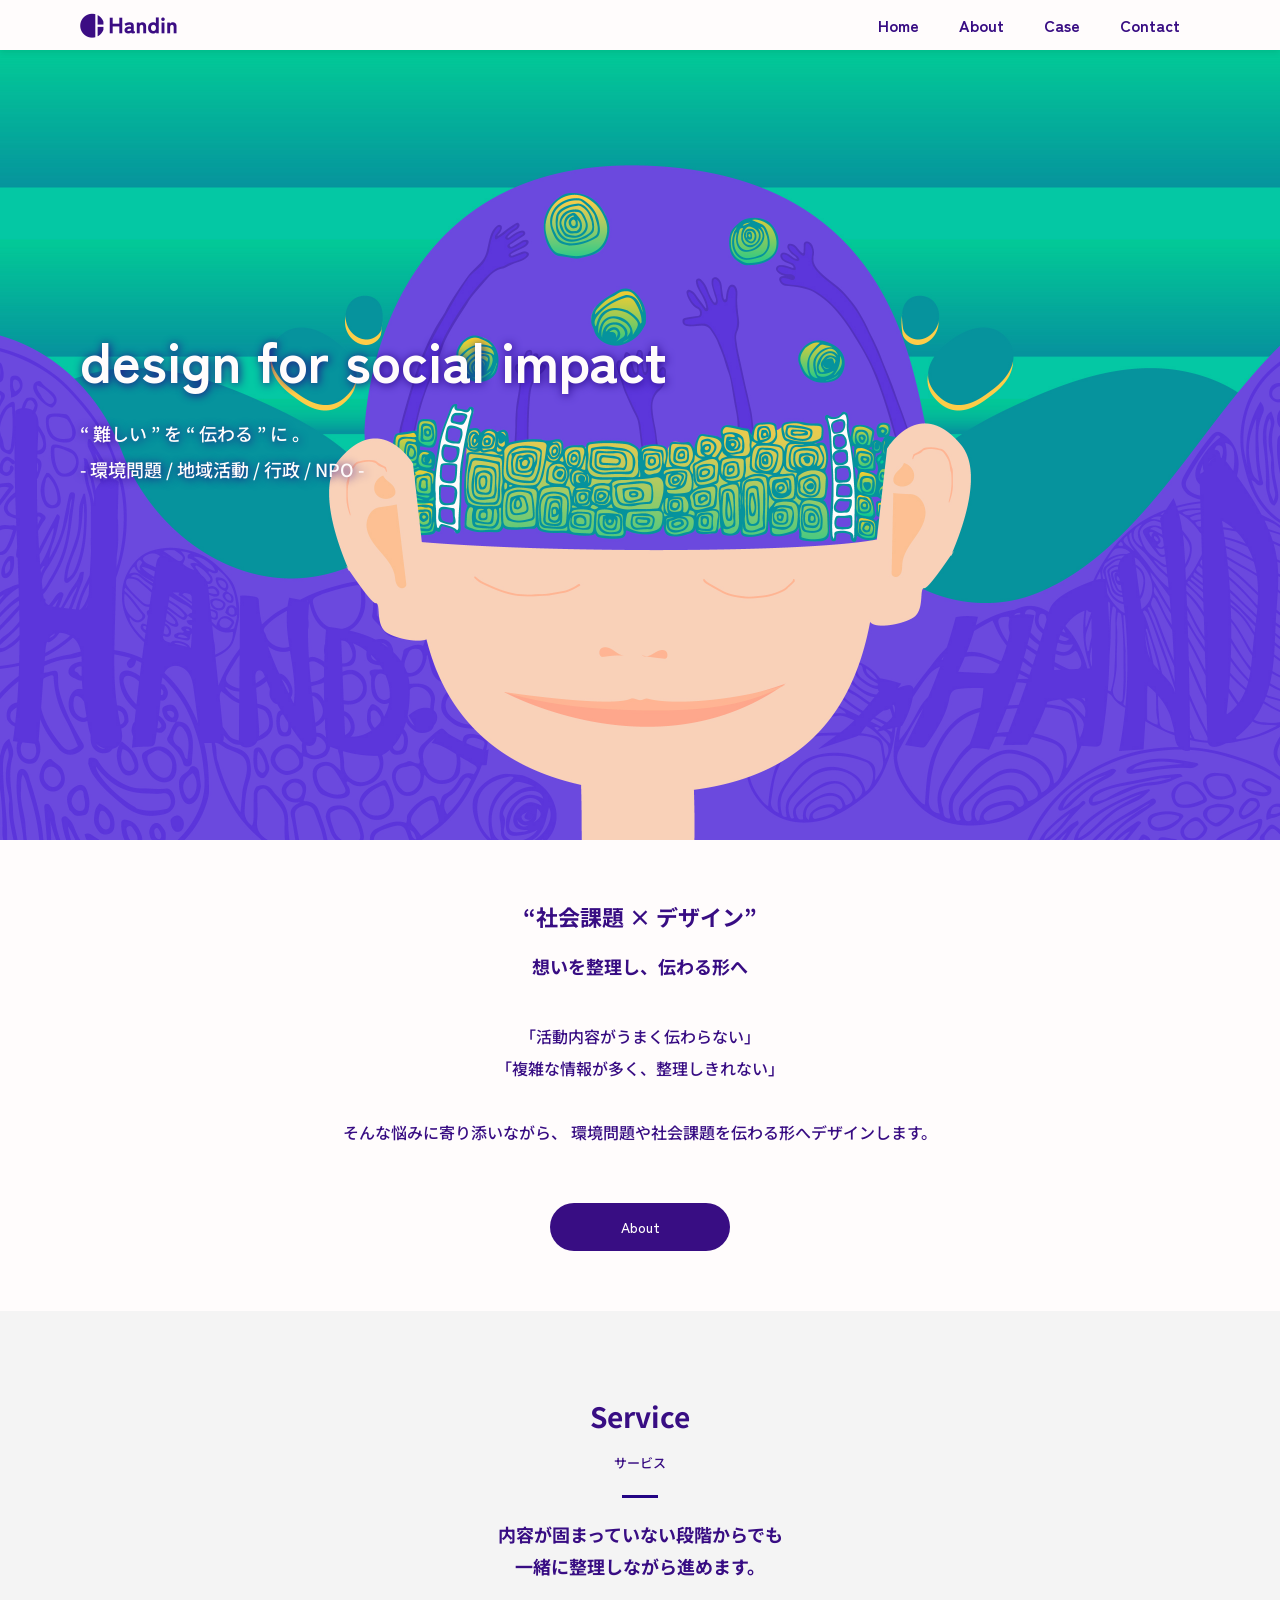
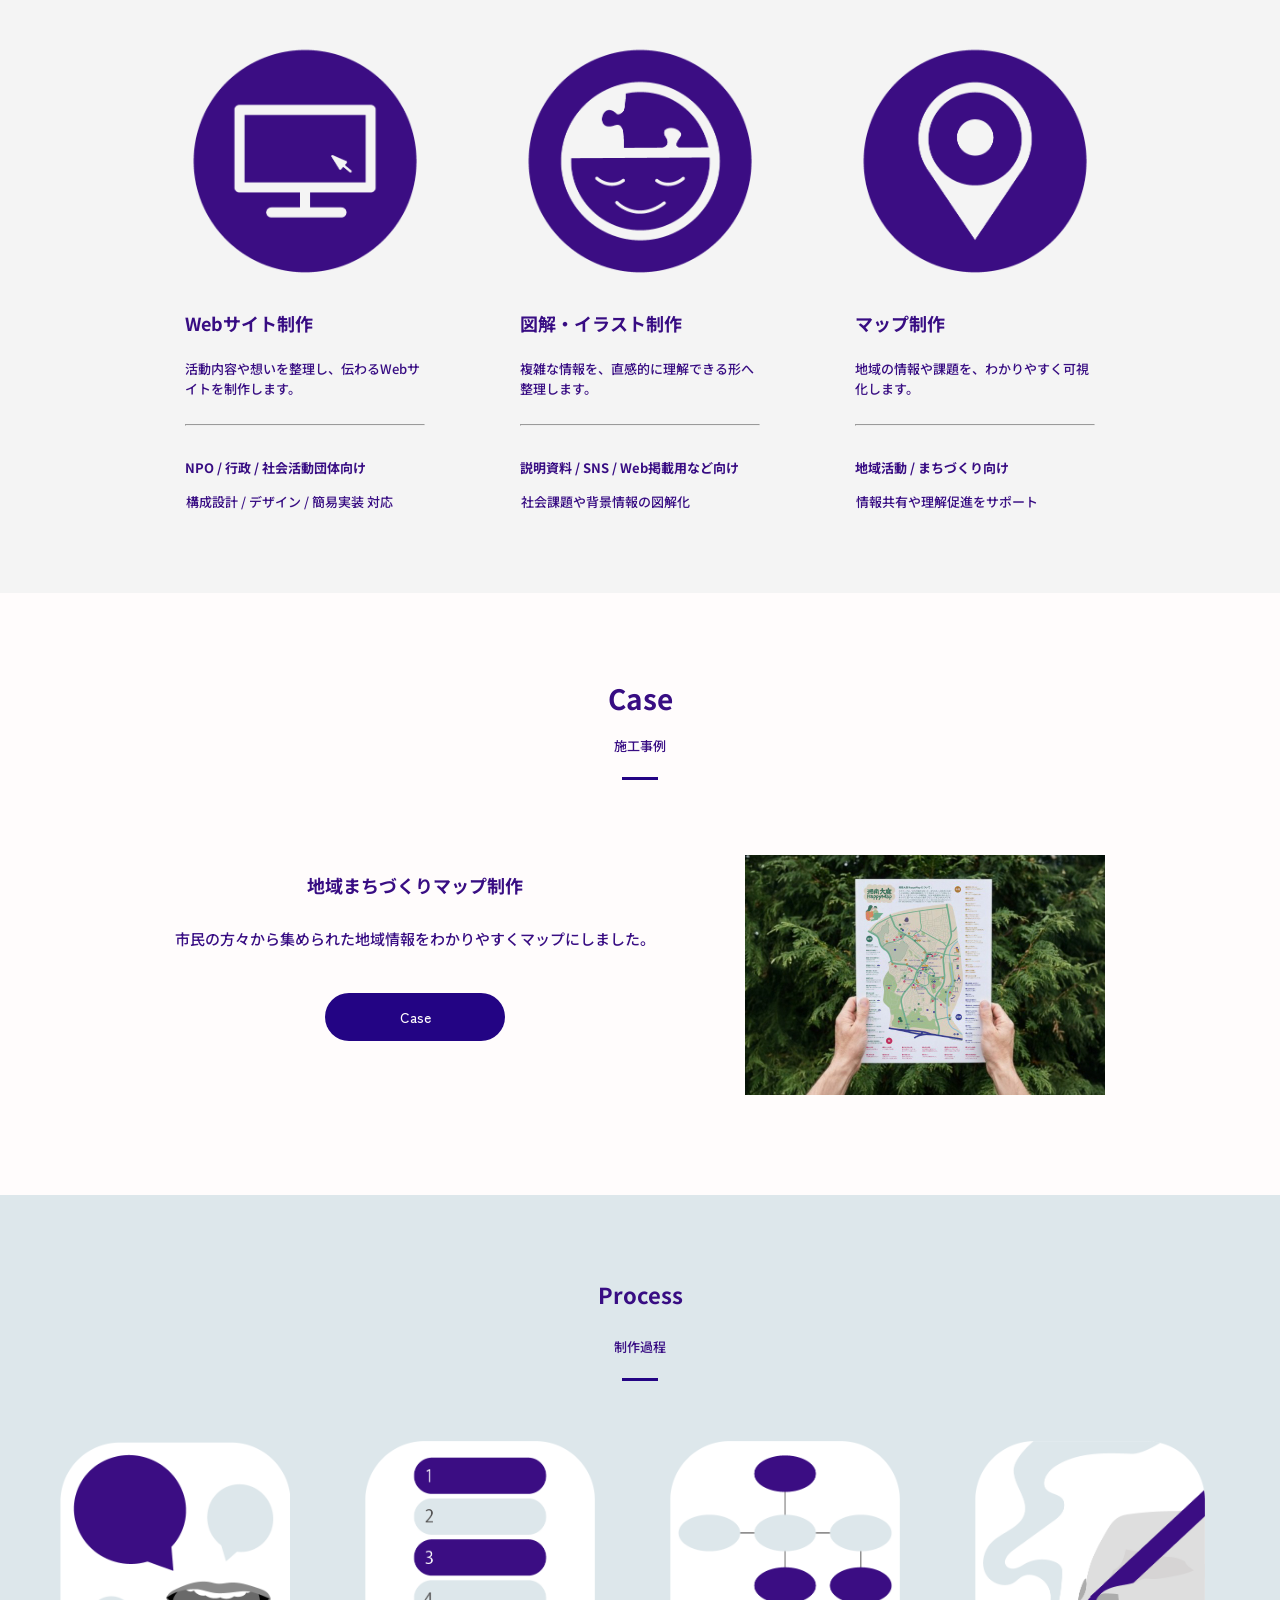
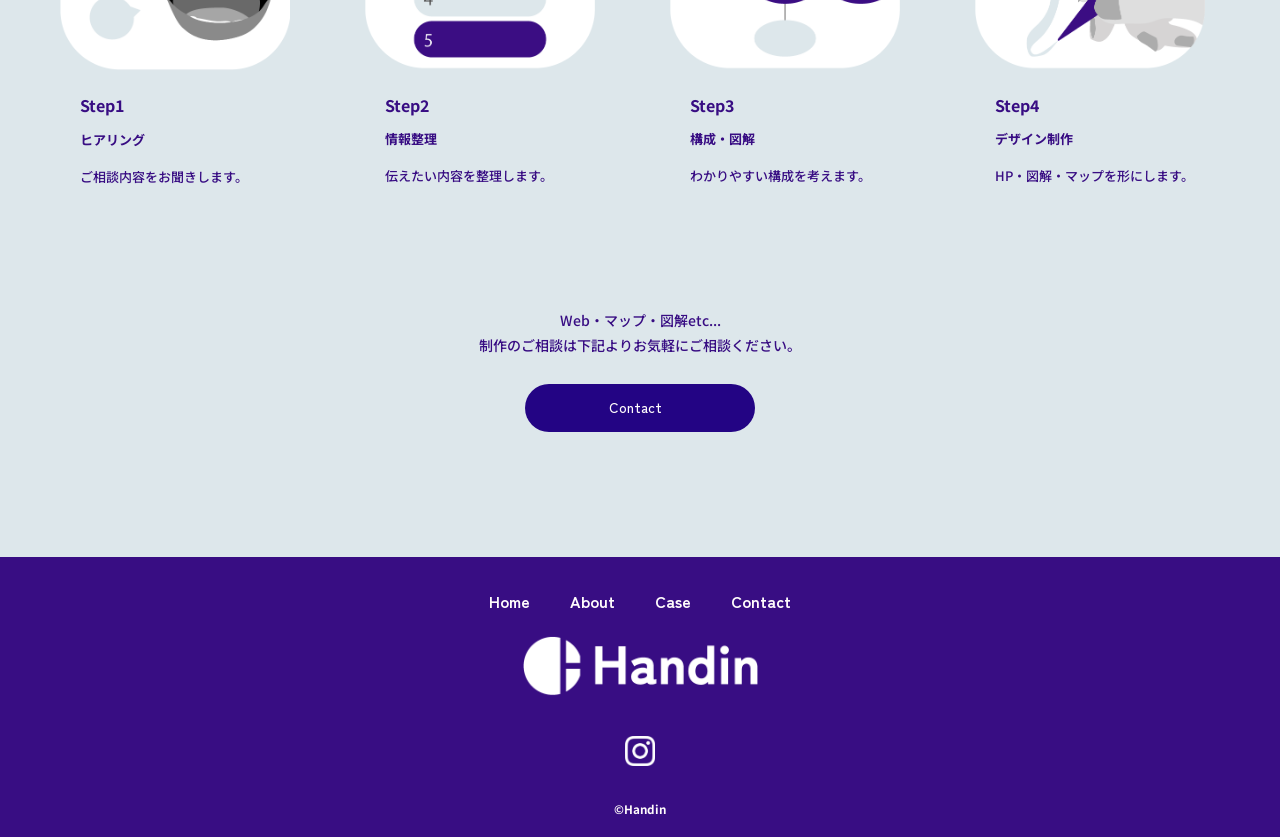
<file: index.html>
<!DOCTYPE html>
<html>

<head>
    <meta charset="UTF-8">
    <title> Home|Handin official website</title>
    <meta name="description" content="あなたの想いを、伝わるカタチに。Handinは、まちづくりと気候変動対策に挑む人たちのための、デザインの面からあなたの活動に伴走します。">
    <meta name="viewport" content="width=device-width">
    <script src="./js/toggle-menu.js"></script>
    <link href="./css/common.css" rel="stylesheet">
    <link href="./css/index.css" rel="stylesheet">
<link rel="preconnect" href="https://fonts.googleapis.com">
<link rel="preconnect" href="https://fonts.gstatic.com" crossorigin>
<link href="https://fonts.googleapis.com/css2?family=Noto+Sans+JP:wght@400;500;700&family=Zen+Kaku+Gothic+New:wght@500;700&display=swap" rel="stylesheet"></head>

<body>
    <!--  headerここから -->
    <header class="header">
        <div class="header-inner">
            <a class="header-logo" href="./index.html">
                <img src="./images/common/logo-header.png" alt="Handin">
            </a>
            <button class="toggle-menu-button"></button>
            <div class="header-site-menu">
                <nav class="site-menu">
                    <ul>
                        <li><a href="./index.html">Home</a></li>
                        <li><a href="./about.html">About</a></li>
                        <li><a href="./case.html">Case</a></li>
                        <li><a href="./contact.html">Contact</a></li>
                    </ul>
                </nav>
            </div>
        </div>
    </header>
    <!-- headerここまで  -->

    <!-- mainここから -->
    <main class="main">
        <div class="first-view">
            <div class="container">
            <div class="first-view-text fade-in">
                <h1>design for social impact</h1>
                <p>“ 難しい ” を “ 伝わる ” に 。<br>
                    - 環境問題 / 地域活動 / 行政 / NPO -</p>
            </div>
        </div></div>

        <div class="concept fade-in">
            <div class="container">
            <h1>“社会課題 × デザイン”</h1>
            <h2>想いを整理し、伝わる形へ</h2>
            <p>「活動内容がうまく伝わらない」<br>
                「複雑な情報が多く、整理しきれない」<br><br>
                そんな悩みに寄り添いながら、
                環境問題や社会課題を伝わる形へデザインします。
            </p>
            <div class="link-button-area">
                <a class="link-button" href="./about.html">About</a>
            </div>
            </div>
        </div>

        <div class="service fade-in">
             <div class="container">
            <h1>Service</h1>
                                                <p class="yomi">サービス</p>
            <h2> 内容が固まっていない段階からでも<br>一緒に整理しながら進めます。</h2>

            <ul class="service-list fade-in">
                <li><img src="./images/index/service1.png" alt="Webサイト制作">
                    <dl>
                        <dt>Webサイト制作</dt>
                        <dd>活動内容や想いを整理し、伝わるWebサイトを制作します。
                        </dd>
                    </dl>
                    <hr class="simple-line">
                    <p class="target">NPO / 行政 / 社会活動団体向け</p>
                    <p class="memo">構成設計 / デザイン / 簡易実装 対応</p>
                </li>

                <li><img src="./images/index/service2.png" alt="Webサイト制作">
                    <dl>
                        <dt>図解・イラスト制作</dt>
                        <dd>複雑な情報を、直感的に理解できる形へ整理します。
                        </dd>
                    </dl>
                    <hr class="simple-line">
                    <p class="target">説明資料 / SNS / Web掲載用など向け</p>
                    <p class="memo">社会課題や背景情報の図解化</p>
                </li>

                <li><img src="./images/index/service3.png" alt="Webサイト制作">
                    <dl>
                        <dt>マップ制作</dt>
                        <dd>地域の情報や課題を、わかりやすく可視化します。
                        </dd>
                    </dl>
                    <hr class="simple-line">
                    <p class="target">地域活動 / まちづくり向け</p>
                    <p class="memo">情報共有や理解促進をサポート</p>
                </li>
            </ul>
            </div>
        </div>

         <div class="case fade-in">
             <div class="container">
            <h1>Case</h1>
              <p class="casep">施工事例</p>
            <div class="homecase">
                <div class="homecase-text">
                    <h2>地域まちづくりマップ制作</h2>
                    <p class="textbun">市民の方々から集められた地域情報をわかりやすくマップにしました。</p>
                            
                        <div class="link-button-area-case">
                <a class="link-button-case" href="./case.html">Case</a>
            </div>

        </div>
<img src="./images/index/Homecase.JPEG" alt="地域活動マップ制作">

            </div>
            </div>
                        </div>

        <div class="Process fade-in">
            <h2>Process</h2>
                                                            <p class="yomi">制作過程</p>

            <ul class="Process-list">
                <li>
                                        <img src="./images/index/process1.png" alt="ヒアリング">
                    <dl>
                        <dt>Step1</dt>
                        <dd>ヒアリング</dd>
                    </dl>
                    <p class="memo">ご相談内容をお聞きします。</p>

                </li>
        
                <li>
                                       <img src="./images/index/process2.png" alt="情報整理"> 
                    <dl>
                        <dt>Step2</dt>
                        <dd>情報整理</dd>
                    </dl>
                    <p class="memo">伝えたい内容を整理します。</p>

                </li>
                
                <li>

                                        <img src="./images/index/process3.png" alt="構成・図解">
                    <dl>
                        <dt>Step3</dt>
                        <dd>構成・図解</dd>
                    </dl>
                    <p class="memo">わかりやすい構成を考えます。</p>
                </li>
                        
                <li>
                                        <img src="./images/index/process4.png" alt="デザイン制作">
                    <dl>
                        <dt>Step4</dt>
                        <dd>デザイン制作</dd>
                    </dl>
                    <p class="memo">HP・図解・マップを形にします。</p>

                </li>
                        
                <li>

                                        <img src="./images/index/process5.png" alt="納品">
                    <dl>
                        <dt>Step5</dt>
                        <dd>納品</dd>
                    </dl>
                    <p class="memo">更新/運用もご相談いただけます。</p>
                </li>
            </ul>
<div class="case-contact fade-in">
    <p>Web・マップ・図解etc...<br>
        制作のご相談は下記よりお気軽にご相談ください。</p>
    <a href="./contact.html" class="case-contact-button">
        Contact <span></span>
    </a>
</div>
</div>
    </main>
    <!-- mainここまで -->

    <!-- footerここから -->
    <footer class="footer">
        <nav class="site-menu">
            <ul>
                        <li><a href="./index.html">Home</a></li>
                        <li><a href="./about.html">About</a></li>
                        <li><a href="./case.html">Case</a></li>
                        <li><a href="./contact.html">Contact</a></li>
            </ul>
        </nav>
        <a class="footer-logo" href="./index.html">
            <img src="./images/common/logo-footer.png" alt="Handin">
        </a>

<ul class="sns-btn">
  <li><a href="https://www.instagram.com/handin.japan?utm_source=qr" target="_blank"><img src="./images/common/sns-btn-ig.png" alt="Instagram"></a></li>
</ul>

        <p class="copyright"><small>&copy;Handin</small></p>
    </footer>
    <!-- footerここまで -->
     
    <!-- Back to Top -->
    <button class="back-to-top" type="button" aria-label="ページの先頭へ戻る">
        <span class="back-to-top-arrow" aria-hidden="true">↑</span>
        <span class="back-to-top-label">TOP</span>
    </button>
    <script src="./js/back-to-top.js"></script>

    <script src="./js/fadein.js"></script>
</body>

</html>
</file>
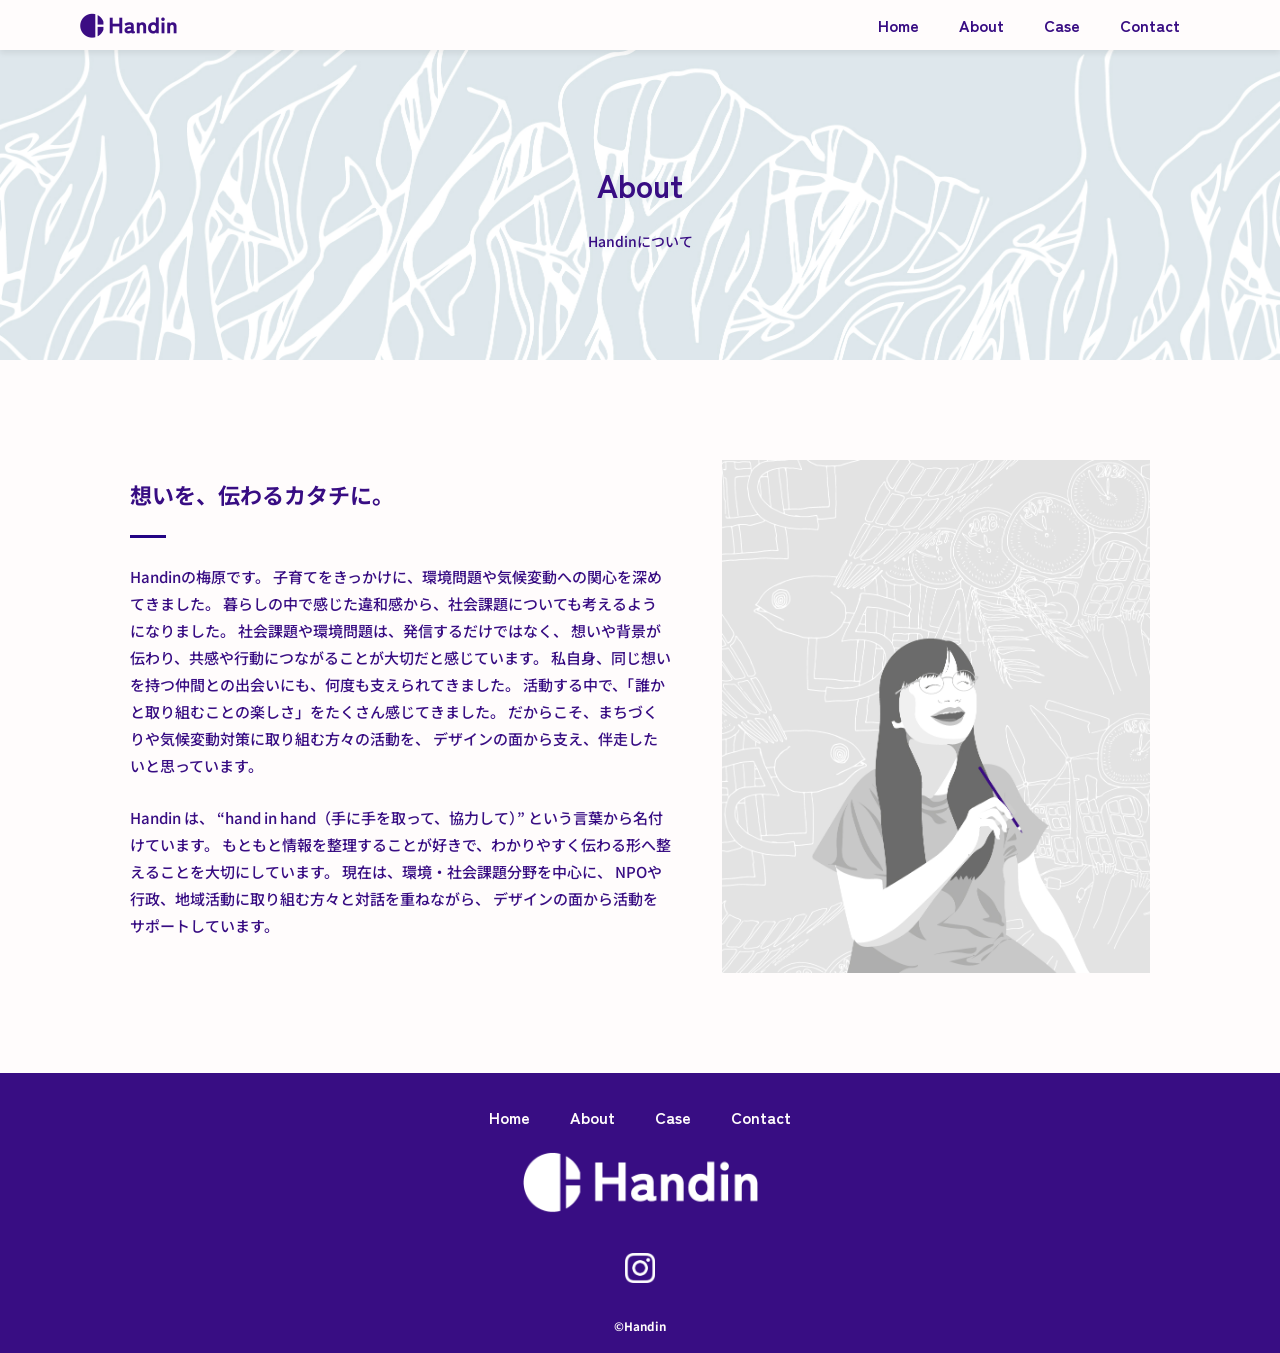
<file: about.html>
<!DOCTYPE html>
<html>

<head>
    <meta charset="UTF-8">
    <title> About|Handin official website </title>
    <meta name="description" content="自己紹介ページです。WEBサイト制作やまちづくりマップ制作など、市民団体の活動をサポートします。">
    <meta name="viewport" content="width=device-width">
    <script src="./js/toggle-menu.js"></script>
    <link href="./css/common.css" rel="stylesheet" >
    <link href="./css/about.css" rel="stylesheet">
<link rel="preconnect" href="https://fonts.googleapis.com">
<link rel="preconnect" href="https://fonts.gstatic.com" crossorigin>
<link href="https://fonts.googleapis.com/css2?family=Noto+Sans+JP:wght@400;500;700&family=Zen+Kaku+Gothic+New:wght@500;700&display=swap" rel="stylesheet"></head>

<body>
    <!--  headerここから -->
    <header class="header">
        <div class="header-inner">
            <a class="header-logo" href="./index.html">
                <img src="./images/common/logo-header.png" alt="Handin">
            </a>
            <button class="toggle-menu-button"></button>
            <div class="header-site-menu">
                <nav class="site-menu">
                    <ul>
                        <li><a href="./index.html">Home</a></li>
                        <li><a href="./about.html">About</a></li>
                        <li><a href="./case.html">Case</a></li>
                        <li><a href="./contact.html">Contact</a></li>
                    </ul>
                </nav>
            </div>
        </div>
    </header>
    <!-- headerここまで  -->
 
    <!-- mainここから -->
    <main class="main">
        <div class="title fade-in">
            <h1>About</h1>
                        <p>Handinについて</p>
        </div>
    
<div class="about fade-in">
    <div class="container">
        <div class="about-text">
            <h2>想いを、伝わるカタチに。</h2>

            <p>
                Handinの梅原です。
                子育てをきっかけに、環境問題や気候変動への関心を深めてきました。
                暮らしの中で感じた違和感から、社会課題についても考えるようになりました。
                社会課題や環境問題は、発信するだけではなく、
                想いや背景が伝わり、共感や行動につながることが大切だと感じています。
                私自身、同じ想いを持つ仲間との出会いにも、何度も支えられてきました。
                活動する中で、「誰かと取り組むことの楽しさ」をたくさん感じてきました。
                だからこそ、まちづくりや気候変動対策に取り組む方々の活動を、
                デザインの面から支え、伴走したいと思っています。
            </p>

            <p>
                Handin は、
                “hand in hand（手に手を取って、協力して）” という言葉から名付けています。
                もともと情報を整理することが好きで、わかりやすく伝わる形へ整えることを大切にしています。
                現在は、環境・社会課題分野を中心に、
                NPOや行政、地域活動に取り組む方々と対話を重ねながら、
                デザインの面から活動をサポートしています。
            </p>
        </div>

        <div class="about-image">
            <img src="./images/about/about1.jpg" alt="">
        </div>
    </div>
</div>

    </main>
    
<!-- mainここまで -->
 
<!-- footerここから -->
    <footer class="footer">
        <nav class="site-menu">
            <ul>
                        <li><a href="./index.html">Home</a></li>
                        <li><a href="./about.html">About</a></li>
                        <li><a href="./case.html">Case</a></li>
                        <li><a href="./contact.html">Contact</a></li>
            </ul>
        </nav>
        <a class="footer-logo" href="./index.html">
            <img src="./images/common/logo-footer.png" alt="Handin">
        </a>

<ul class="sns-btn">
  <li><a href="https://www.instagram.com/handin.japan?utm_source=qr" target="_blank"><img src="./images/common/sns-btn-ig.png" alt="Instagram"></a></li>
</ul>

        <p class="copyright"><small>&copy;Handin</small></p>
    </footer>

    <!-- footerここまで -->
     
    <!-- Back to Top -->
    <button class="back-to-top" type="button" aria-label="ページの先頭へ戻る">
        <span class="back-to-top-arrow" aria-hidden="true">↑</span>
        <span class="back-to-top-label">TOP</span>
    </button>
    <script src="./js/back-to-top.js"></script>

    <script src="./js/fadein.js"></script>
</body>
</html>
</file>
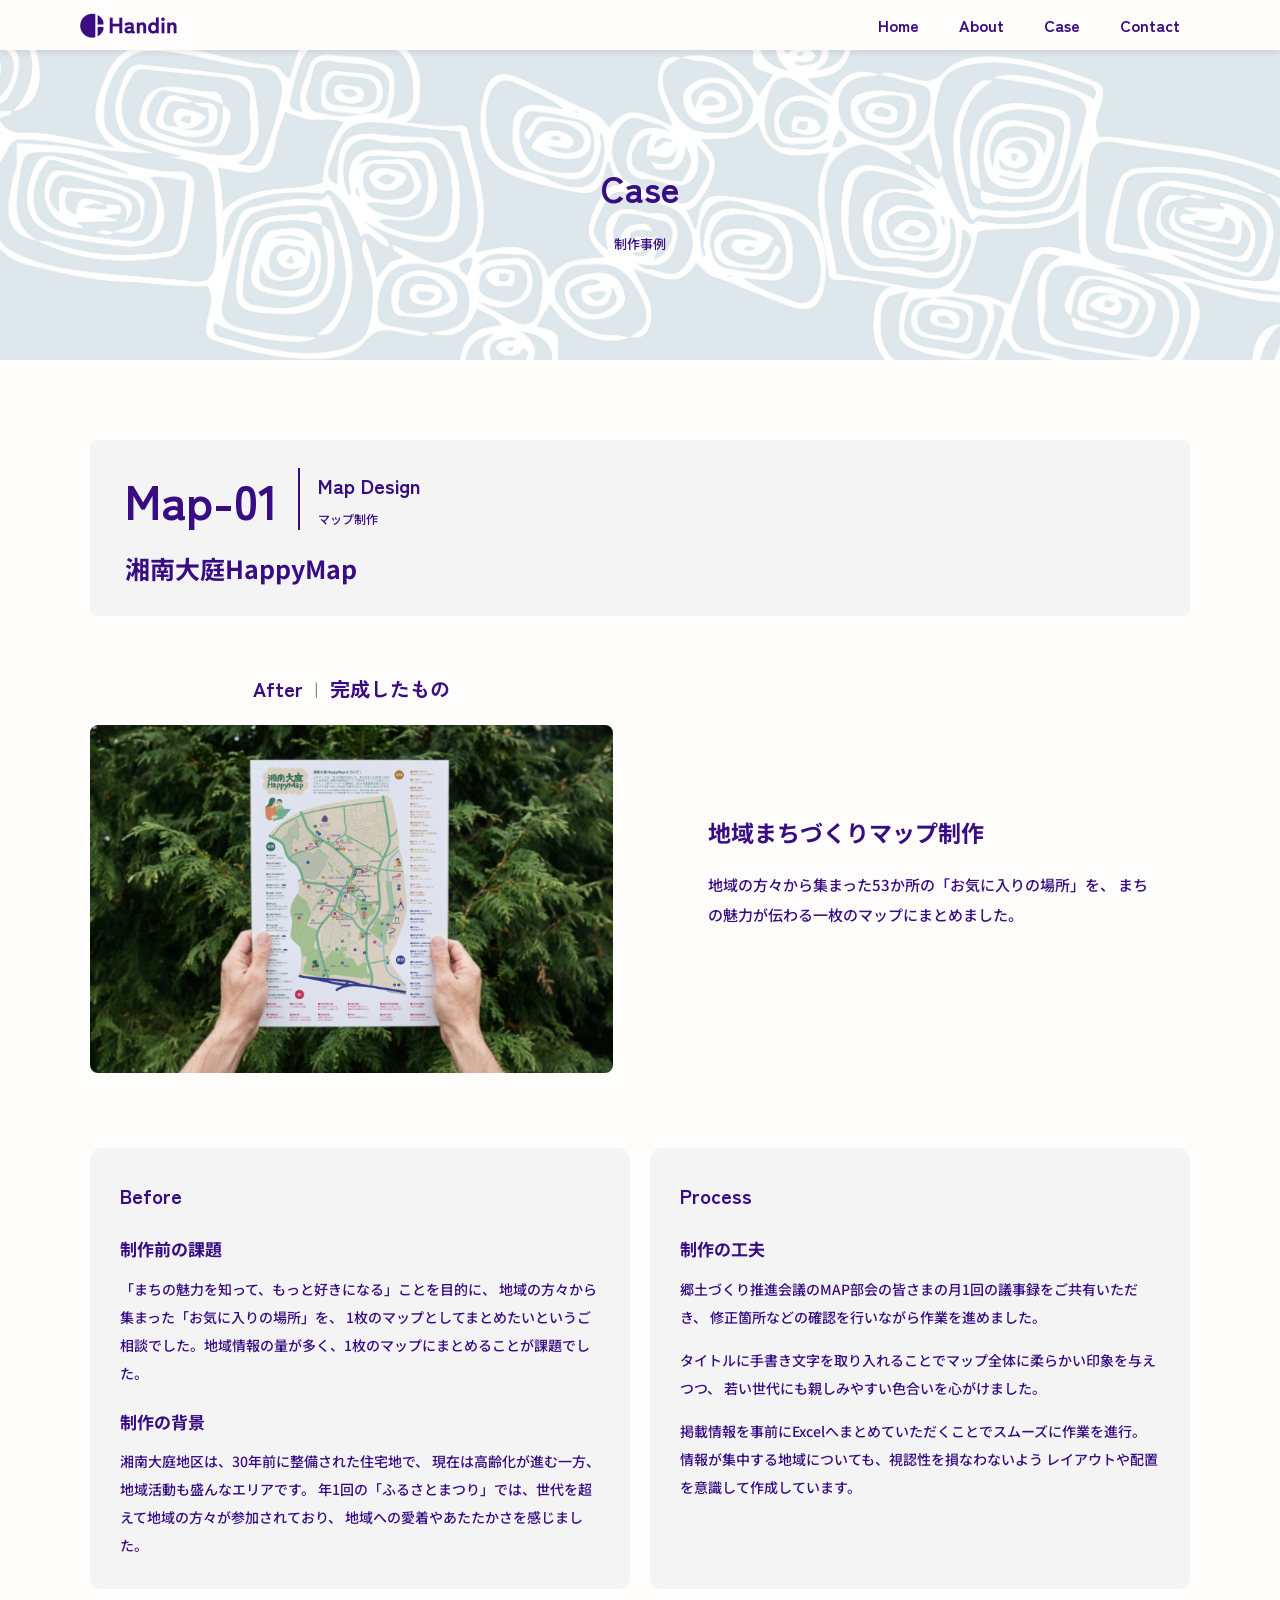
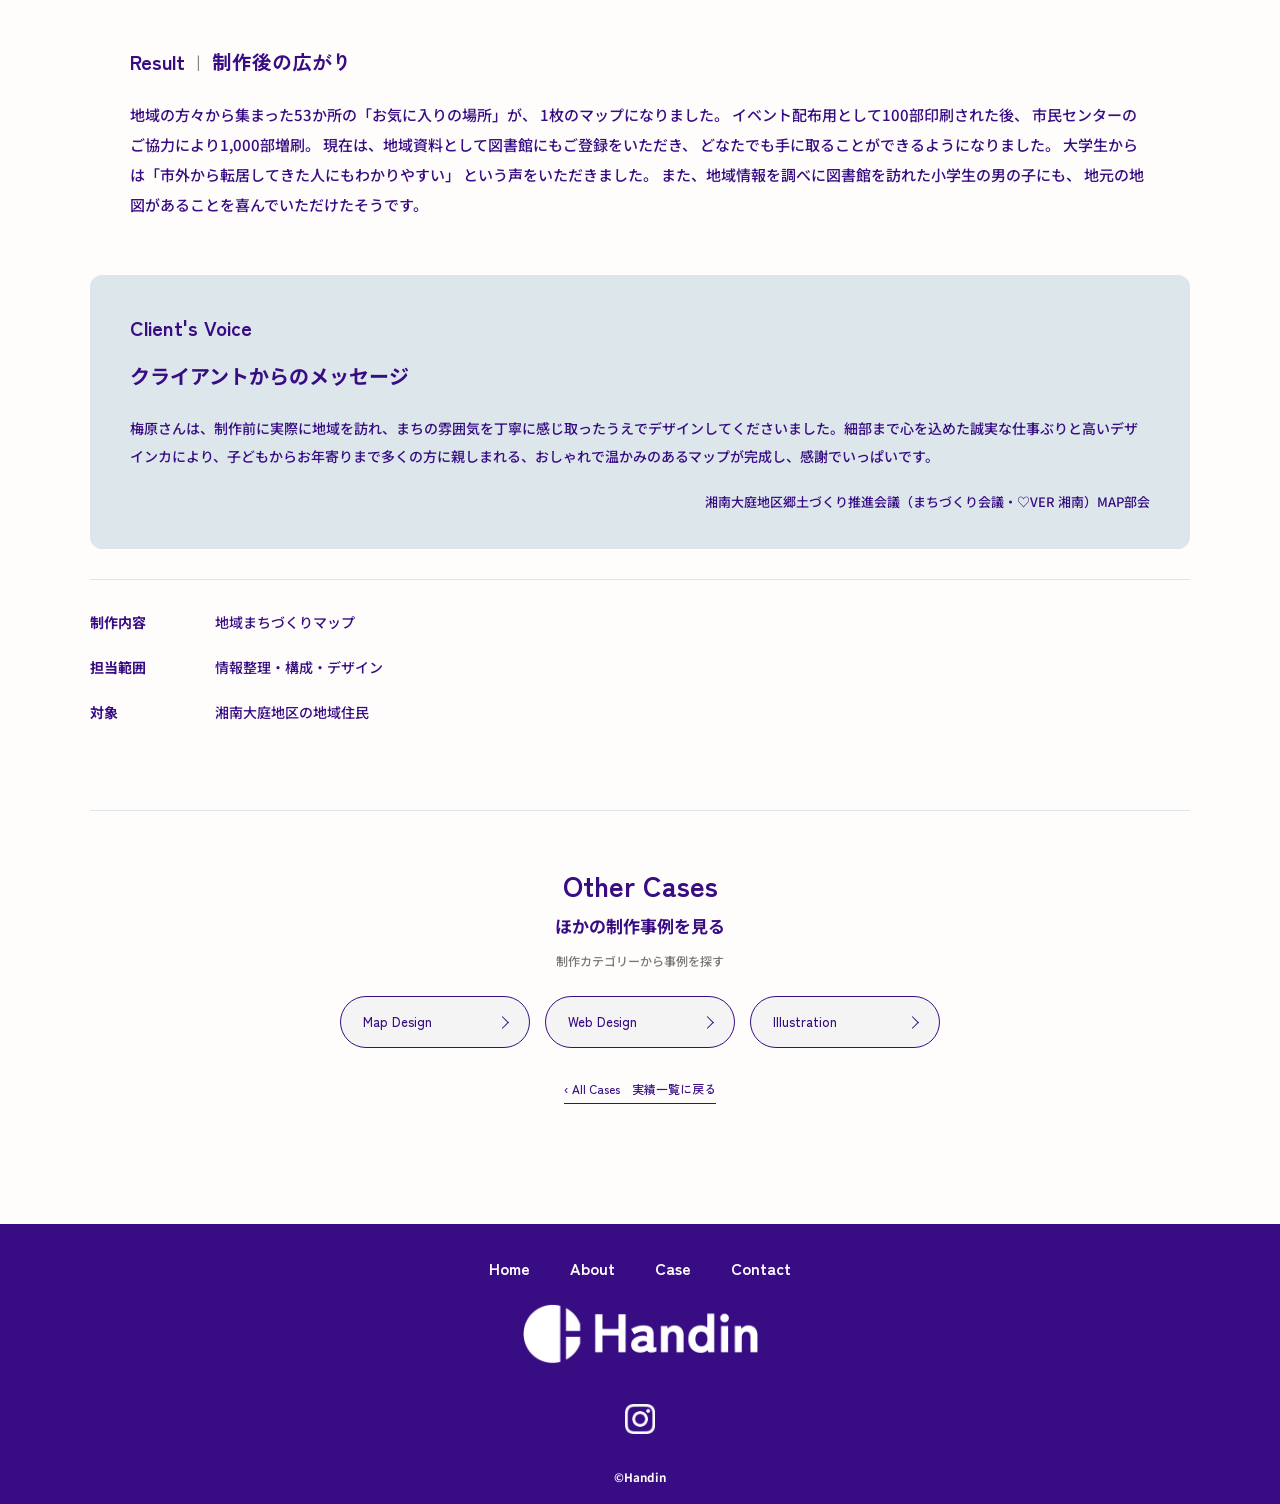
<file: case-map-01.html>
<!DOCTYPE html>
<html>

<head>
    <meta charset="UTF-8">
    <title>Case|Handin official website</title>
    <meta name="description" content="実績や過去の事例を紹介します。">
    <meta name="viewport" content="width=device-width">
    <script src="./js/toggle-menu.js"></script>
    <link href="./css/common.css" rel="stylesheet">  
<link href="./css/case-detail.css" rel="stylesheet">
<link rel="preconnect" href="https://fonts.googleapis.com">
<link rel="preconnect" href="https://fonts.gstatic.com" crossorigin>
<link href="https://fonts.googleapis.com/css2?family=Noto+Sans+JP:wght@400;500;700&family=Zen+Kaku+Gothic+New:wght@500;700&display=swap" rel="stylesheet"></head>

<body>
    <!--  headerここから -->
    <header class="header">
        <div class="header-inner">
            <a class="header-logo" href="./index.html">
                <img src="./images/common/logo-header.png" alt="Handin">
            </a>
            <button class="toggle-menu-button"></button>
            <div class="header-site-menu">
                <nav class="site-menu">
                    <ul>
                        <li><a href="./index.html">Home</a></li>
                        <li><a href="./about.html">About</a></li>
                        <li><a href="./case.html">Case</a></li>
                        <li><a href="./contact.html">Contact</a></li>
                    </ul>
                </nav>
            </div>
        </div>
    </header>
    <!-- headerここまで  -->
 
<main class="main">

    <!-- ページタイトル -->
    <section class="case-page-title fade-in">
        <h1>Case</h1>
        <p>制作事例</p>
    </section>

    <!-- MAP DESIGN -->
    <section class="case-category fade-in" id="map-design">

     <div class="case-heading">
    <div class="case-category-title">
        <span class="case-number">Map-01</span>
        <div class="case-category-name">
            <p>Map Design</p>
            <span>マップ制作</span>
        </div>
    </div>

    <h2>湘南大庭HappyMap</h2>
</div>

        <!-- After -->
        <section class="case-after">

            <div class="case-after-image">
                <p class="case-label">After <span>|</span> 完成したもの</p>
                <img src="./images/case/casetop.png"
                     alt="完成した地域まちづくりマップ">
            </div>

            <div class="case-after-text">
                <div class="container">
                <h3>地域まちづくりマップ制作</h3>
                <p>
                    地域の方々から集まった53か所の「お気に入りの場所」を、
                    まちの魅力が伝わる一枚のマップにまとめました。
                </p>
                </div>
            </div>

        </section>

        <!-- Before / Process -->
        <div class="case-two-columns">

            <section class="case-info">
                <h3 class="case-label">Before</h3>
                <h4>制作前の課題</h4>
                <p>
                    「まちの魅力を知って、もっと好きになる」ことを目的に、
                    地域の方々から集まった「お気に入りの場所」を、
                    1枚のマップとしてまとめたいというご相談でした。地域情報の量が多く、1枚のマップにまとめることが課題でした。
                </p>
                <p>
                    
                </p>
                <h4>制作の背景</h4>
                <p>
                    湘南大庭地区は、30年前に整備された住宅地で、
                    現在は高齢化が進む一方、地域活動も盛んなエリアです。
                    年1回の「ふるさとまつり」では、世代を超えて地域の方々が参加されており、
                    地域への愛着やあたたかさを感じました。
                </p>
            </section>

            <section class="case-info">
                <h3 class="case-label">Process</h3>
                <h4>制作の工夫</h4>
                <p>
                    郷土づくり推進会議のMAP部会の皆さまの月1回の議事録をご共有いただき、
                    修正箇所などの確認を行いながら作業を進めました。
                </p>
                <p>
                    タイトルに手書き文字を取り入れることでマップ全体に柔らかい印象を与えつつ、
                    若い世代にも親しみやすい色合いを心がけました。
                </p>
                <p>
                    掲載情報を事前にExcelへまとめていただくことでスムーズに作業を進行。
                    情報が集中する地域についても、視認性を損なわないよう
                    レイアウトや配置を意識して作成しています。
                </p>
            </section>

        </div>

        <!-- Result -->
        <section class="case-result">
            <div class="container">
            <h3 class="case-label">Result <span>|</span> 制作後の広がり</h3>

            <p>
                地域の方々から集まった53か所の「お気に入りの場所」が、
                1枚のマップになりました。
                イベント配布用として100部印刷された後、
                市民センターのご協力により1,000部増刷。
                現在は、地域資料として図書館にもご登録をいただき、
                どなたでも手に取ることができるようになりました。
                大学生からは「市外から転居してきた人にもわかりやすい」
                という声をいただきました。
                また、地域情報を調べに図書館を訪れた小学生の男の子にも、
                地元の地図があることを喜んでいただけたそうです。
            </p>
            </div>
        </section>

        <!-- Client's Voice -->
        <section class="case-voice">
            <p class="case-label">Client's Voice</p>
            <h3>クライアントからのメッセージ</h3>

            <blockquote>
梅原さんは、制作前に実際に地域を訪れ、まちの雰囲気を丁寧に感じ取ったうえでデザインしてくださいました。細部まで心を込めた誠実な仕事ぶりと高いデザインカにより、子どもからお年寄りまで多くの方に親しまれる、おしゃれで温かみのあるマップが完成し、感謝でいっぱいです。
            </blockquote>

            <p class="case-voice-attribution">
                湘南大庭地区郷土づくり推進会議（まちづくり会議・♡VER 湘南）MAP部会
            </p>
        </section>

        <!-- 制作概要 -->
        <dl class="case-summary">
            <div>
                <dt>制作内容</dt>
                <dd>地域まちづくりマップ</dd>
            </div>
            <div>
                <dt>担当範囲</dt>
                <dd>情報整理・構成・デザイン</dd>
            </div>
            <div>
                <dt>対象</dt>
                <dd>湘南大庭地区の地域住民</dd>
            </div>
        </dl>

        <!-- Other Cases -->
        <section class="case-other fade-in" aria-labelledby="case-other-title">
            <p class="case-other-en" id="case-other-title">Other Cases</p>
            <h2>ほかの制作事例を見る</h2>
            <p class="case-other-description">制作カテゴリーから事例を探す</p>

            <nav class="case-other-nav" aria-label="制作カテゴリー">
<a href="#map-design">Map Design <span class="arrow"></span></a>
            <a href="#web-design">Web Design <span class="arrow"></span></a>
            <a href="#illustration">Illustration <span class="arrow"></span></a>
            </nav>

            <a class="case-other-back" href="./case.html">‹ All Cases　実績一覧に戻る</a>
        </section>

    </section>

    <!-- WEB DESIGN・ILLUSTRATIONは後から同じテンプレートで追加 -->

</main>

 
<!-- footerここから -->
    <footer class="footer">
        <nav class="site-menu">
            <ul>
                        <li><a href="./index.html">Home</a></li>
                        <li><a href="./about.html">About</a></li>
                        <li><a href="./case.html">Case</a></li>
                        <li><a href="./contact.html">Contact</a></li>
            </ul>
        </nav>
        <a class="footer-logo" href="./index.html">
            <img src="./images/common/logo-footer.png" alt="Handin">
        </a>

<ul class="sns-btn">
  <li><a href="https://www.instagram.com/handin.japan?utm_source=qr" target="_blank"><img src="./images/common/sns-btn-ig.png" alt="Instagram"></a></li>
</ul>

        <p class="copyright"><small>&copy;Handin</small></p>
    </footer>

    <!-- footerここまで -->
     
    <!-- Back to Top -->
    <button class="back-to-top" type="button" aria-label="ページの先頭へ戻る">
        <span class="back-to-top-arrow" aria-hidden="true">↑</span>
        <span class="back-to-top-label">TOP</span>
    </button>
    <script src="./js/back-to-top.js"></script>

    <script src="./js/fadein.js"></script>
</body>
</html>
</file>
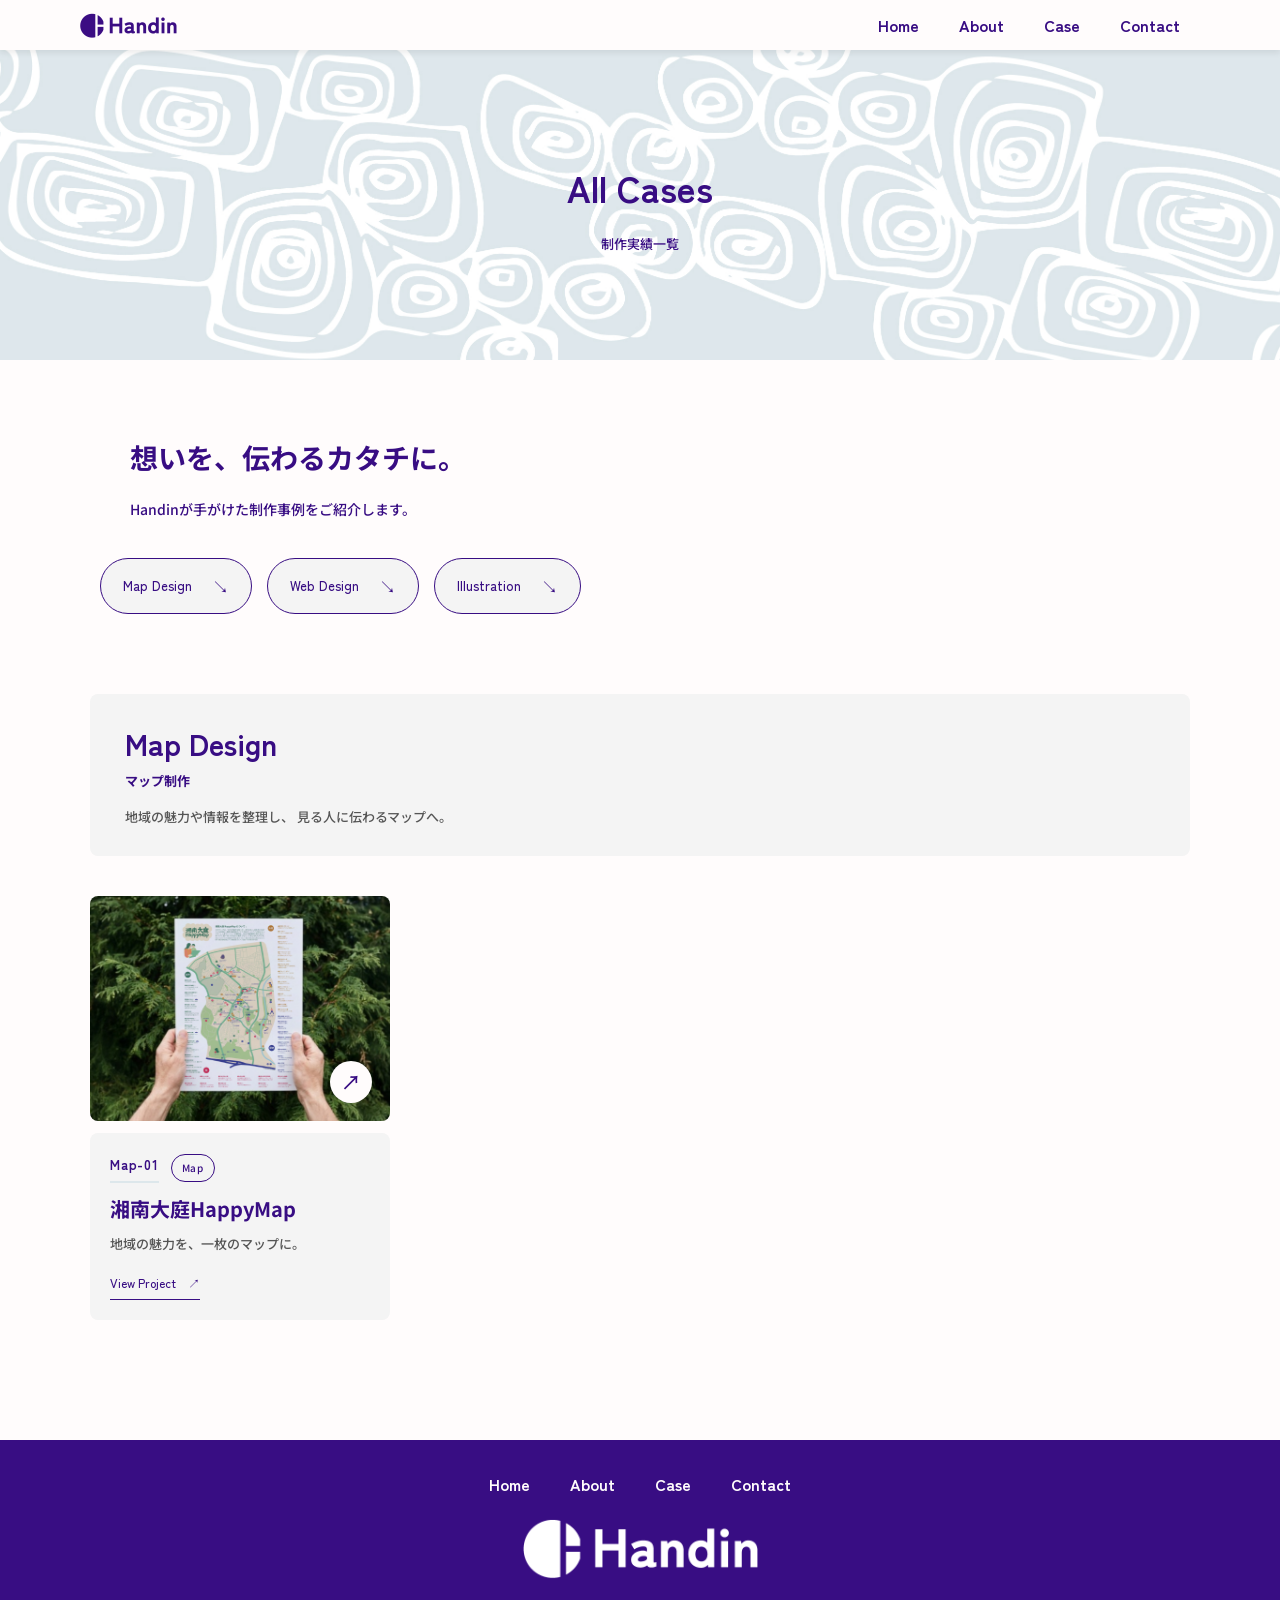
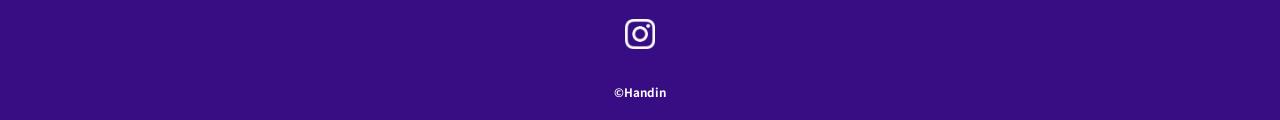
<file: case.html>
<!DOCTYPE html>
<html lang="ja">

<head>
    <meta charset="UTF-8">
    <title>All Cases | Handin official website</title>
    <meta name="description" content="Handinの制作実績をご紹介します。マップ制作、Web制作、イラスト制作などの事例をご覧いただけます。">
    <meta name="viewport" content="width=device-width">

    <script src="./js/toggle-menu.js"></script>
    <link href="./css/common.css" rel="stylesheet">
    <link href="./css/case.css" rel="stylesheet">

<link rel="preconnect" href="https://fonts.googleapis.com">
<link rel="preconnect" href="https://fonts.gstatic.com" crossorigin>
<link href="https://fonts.googleapis.com/css2?family=Noto+Sans+JP:wght@400;500;700&family=Zen+Kaku+Gothic+New:wght@500;700&display=swap" rel="stylesheet"></head>

<body>

    <!-- header -->
    <header class="header">
        <div class="header-inner">
            <a class="header-logo" href="./index.html">
                <img src="./images/common/logo-header.png" alt="Handin">
            </a>

            <button class="toggle-menu-button"></button>

            <div class="header-site-menu">
                <nav class="site-menu">
                    <ul>
                        <li><a href="./index.html">Home</a></li>
                        <li><a href="./about.html">About</a></li>
                        <li><a href="./case.html">Case</a></li>
                        <li><a href="./contact.html">Contact</a></li>
                    </ul>
                </nav>
            </div>
        </div>
    </header>

    <!-- main -->
    <main class="main">

        <!-- ページタイトル -->
        <section class="case-page-title">
            <h1>All Cases</h1>
            <p>制作実績一覧</p>
        </section>

<!-- イントロ -->
<section class="case-intro fade-in">
          <div class="container">
    <h2>想いを、伝わるカタチに。</h2>
    <p class="case-intro-text">
        Handinが手がけた制作事例をご紹介します。
    </p>
    </div>
</section>

        <!-- カテゴリーナビ -->
           <div class="container">
        <nav class="case-category-nav fade-in">
            <a href="#map-design">Map Design <span>↘</span></a>
            <a href="#web-design">Web Design <span>↘</span></a>
            <a href="#illustration">Illustration <span>↘</span></a>
        </nav>
        </div>


            <!-- =========================
             Web Design
        ========================= -->

        <section class="case-category fade-in" id="web-design">

            <div class="case-section-heading">
                <div>
<p class="case-section-en">Web Design</p>
<h2>ウェブサイト制作</h2>
                </div>
                <p class="case-section-description">
                    情報や想いを整理し、
                    伝わりやすいWebサイトへ。
                </p>
            </div>

            <div class="case-empty">
                <p>Coming Soon</p>
            </div>

        </section>

        <!-- =========================
             Illustration
        ========================= -->

        <section class="case-category fade-in" id="illustration">

            <div class="case-section-heading">
                <div>
<p class="case-section-en">Illustration</p>
<h2>図解・イラスト制作</h2>
                </div>
                <p class="case-section-description">
                    言葉だけでは伝えにくいことを、
                    視覚的にわかりやすく。
                </p>
            </div>

            <div class="case-empty">
                <p>Coming Soon</p>
            </div>

        </section>

        <!-- =========================
             Map Design
        ========================= -->

        <section class="case-category fade-in" id="map-design">

            <div class="case-section-heading">
                <div>
<p class="case-section-en">Map Design</p>
<h2>マップ制作</h2>
                </div>
                <p class="case-section-description">
                    地域の魅力や情報を整理し、
                    見る人に伝わるマップへ。
                </p>
            </div>

            <!-- MAP-01 -->
            <div class="case-project-grid">

                <a class="case-project-card" href="./case-map-01.html">

                    <div class="case-project-image">
                        <img src="./images/case/casetop.png"
                             alt="ハッピーマっぷの完成写真">
                        <span class="case-project-arrow">↗</span>
                    </div>

                    <div class="case-project-info">

                        <div class="case-project-meta">
                            <span class="case-project-number">Map-01</span>
                            <span class="case-project-type">Map</span>
                        </div>

                        <h3>湘南大庭HappyMap</h3>

                        <p>
                            地域の魅力を、一枚のマップに。
                        </p>

                        <span class="case-project-link">
                            View Project <span>↗</span>
                        </span>

                    </div>

                </a>

                <!-- 2件目以降は、このcase-project-cardを複製して追加 -->

            </div>

        </section>







    </main>


    <!-- footer -->
    <footer class="footer">

        <nav class="site-menu">
            <ul>
                <li><a href="./index.html">Home</a></li>
                <li><a href="./about.html">About</a></li>
                <li><a href="./case.html">Case</a></li>
                <li><a href="./contact.html">Contact</a></li>
            </ul>
        </nav>

        <a class="footer-logo" href="./index.html">
            <img src="./images/common/logo-footer.png" alt="Handin">
        </a>

        <ul class="sns-btn">
            <li>
                <a href="https://www.instagram.com/handin.japan?utm_source=qr" target="_blank" rel="noopener noreferrer">
                    <img src="./images/common/sns-btn-ig.png" alt="Instagram">
                </a>
            </li>
        </ul>

        <p class="copyright">
            <small>&copy;Handin</small>
        </p>

    </footer>

    <!-- Back to Top -->
    <button class="back-to-top" type="button" aria-label="ページの先頭へ戻る">
        <span class="back-to-top-arrow" aria-hidden="true">↑</span>
        <span class="back-to-top-label">TOP</span>
    </button>
    <script src="./js/back-to-top.js"></script>

    <script src="./js/fadein.js"></script>
</body>
</html>
</file>
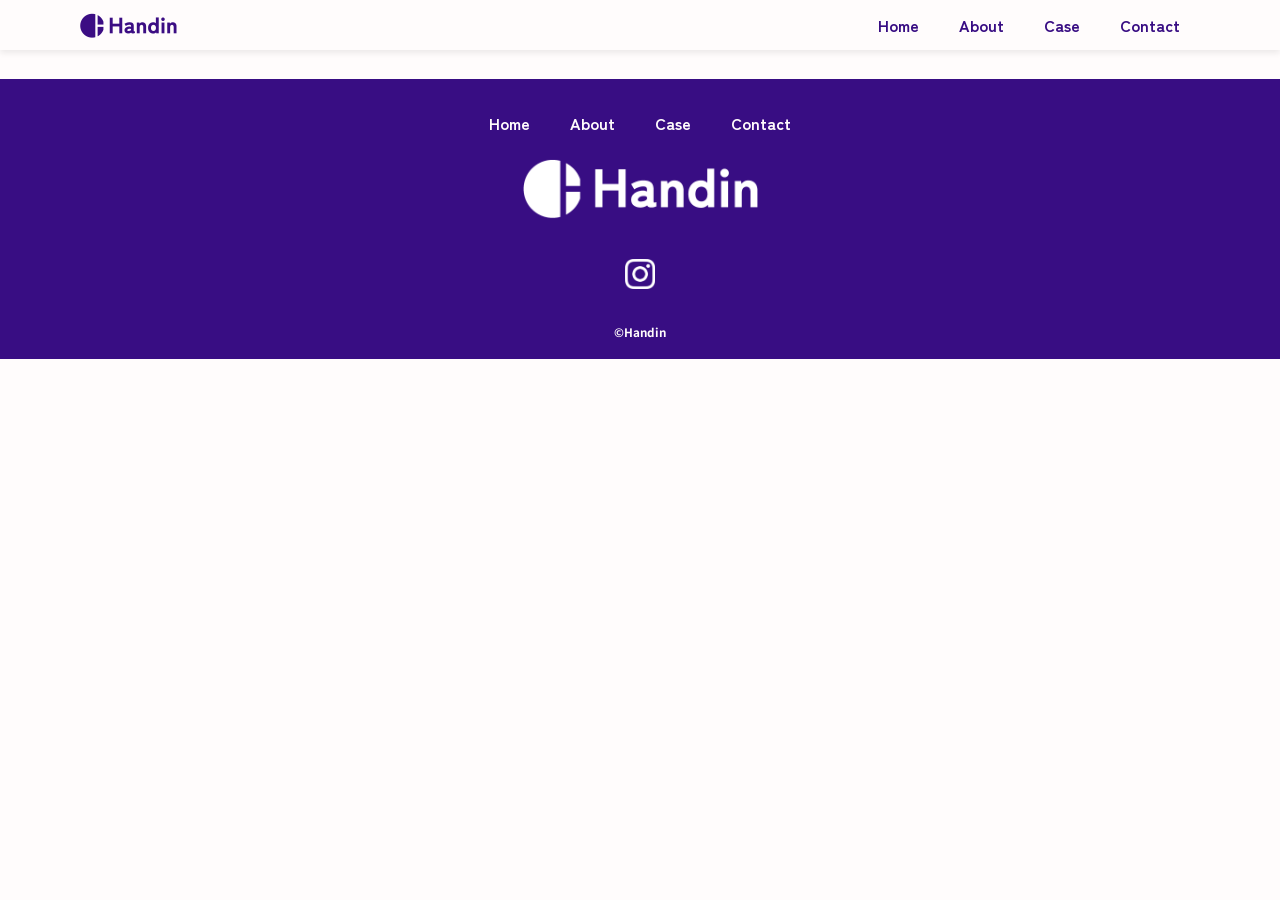
<file: common.html>
<!DOCTYPE html>
<html>

<head>
    <meta charset="UTF-8">
    <title> Handin official website</title>
    <meta name="description" content="ページの概要分を記載します">
    <meta name="viewport" content="width=device-width">
    <script src="./js/toggle-menu.js"></script>
    <link href="./css/common.css" rel="stylesheet">  
<link rel="preconnect" href="https://fonts.googleapis.com">
<link rel="preconnect" href="https://fonts.gstatic.com" crossorigin>
<link href="https://fonts.googleapis.com/css2?family=Noto+Sans+JP:wght@400;500;700&family=Zen+Kaku+Gothic+New:wght@500;700&display=swap" rel="stylesheet">
</head>

<body>
    <!--  headerここから -->
    <header class="header">
        <div class="header-inner">
            <a class="header-logo" href="./index.html">
                <img src="./images/common/logo-header.png" alt="Handin">
            </a>
            <button class="toggle-menu-button"></button>
            <div class="header-site-menu">
                <nav class="site-menu">
                    <ul>
                        <li><a href="./concept.html">Home</a></li>
                        <li><a href="./menu.html">About</a></li>
                        <li><a href="./shop.html">Case</a></li>
                        <li><a href="./access.html">Contact</a></li>
                    </ul>
                </nav>
            </div>
        </div>
    </header>
    <!-- headerここまで  -->
 
    <!-- mainここから -->
    <main class="main"></main>
　　<!-- mainここまで -->
 
<!-- footerここから -->
    <footer class="footer">
        <nav class="site-menu">
            <ul>
                        <li><a href="./index.html">Home</a></li>
                        <li><a href="./about.html">About</a></li>
                        <li><a href="./case.html">Case</a></li>
                        <li><a href="./contact.html">Contact</a></li>
            </ul>
        </nav>
        <a class="footer-logo" href="./index.html">
            <img src="./images/common/logo-footer.png" alt="Handin">
        </a>

<ul class="sns-btn">
  <li><a href="https://www.instagram.com/handin.japan?utm_source=qr" target="_blank"><img src="./images/common/sns-btn-ig.png" alt="Instagram"></a></li>
</ul>

        <p class="copyright"><small>&copy;Handin</small></p>
    </footer>
<script src="./js/fadein.js"></script>
    <!-- footerここまで -->
</body>
</html>
</file>
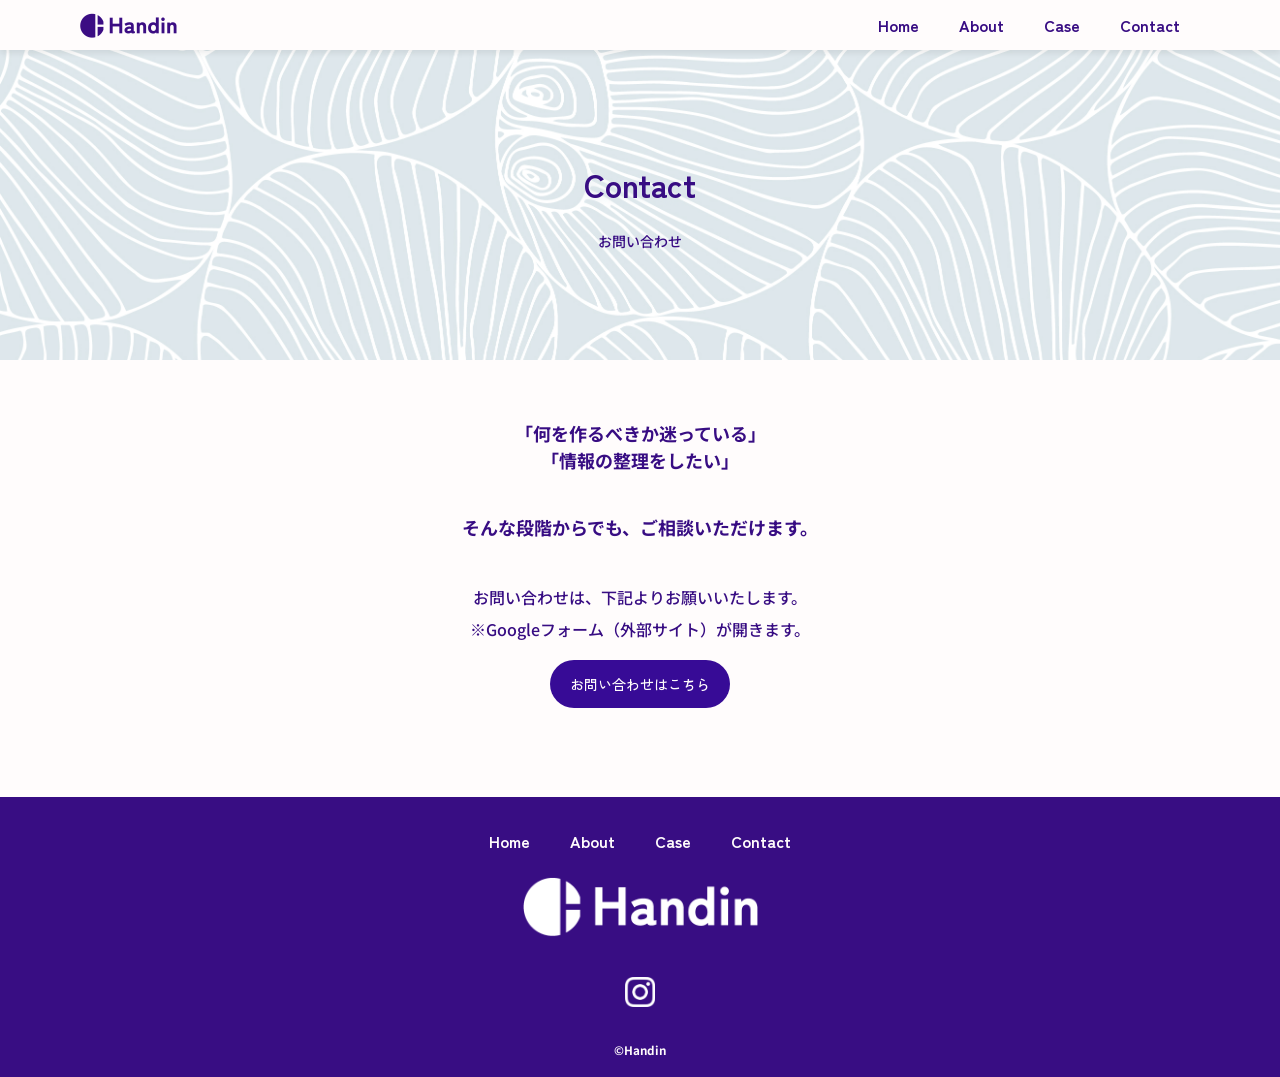
<file: contact.html>
<!DOCTYPE html>
<html>

<head>
    <meta charset="UTF-8">
    <title> Contact|Handin official website</title>
    <meta name="description" content="お問い合わせぺージです。相談したいことをご連絡ください">
    <meta name="viewport" content="width=device-width">
    <script src="./js/toggle-menu.js"></script>
    <link href="./css/common.css" rel="stylesheet">  
    <link rel="stylesheet" href="./css/contact.css">
<link rel="preconnect" href="https://fonts.googleapis.com">
<link rel="preconnect" href="https://fonts.gstatic.com" crossorigin>
<link href="https://fonts.googleapis.com/css2?family=Noto+Sans+JP:wght@400;500;700&family=Zen+Kaku+Gothic+New:wght@500;700&display=swap" rel="stylesheet"></head>

<body>
    <!--  headerここから -->
    <header class="header">
        <div class="header-inner">
            <a class="header-logo" href="./index.html">
                <img src="./images/common/logo-header.png" alt="Handin">
            </a>
            <button class="toggle-menu-button"></button>
            <div class="header-site-menu">
                <nav class="site-menu">
                    <ul>
                        <li><a href="./index.html">Home</a></li>
                        <li><a href="./about.html">About</a></li>
                        <li><a href="./case.html">Case</a></li>
                        <li><a href="./contact.html">Contact</a></li>
                    </ul>
                </nav>
            </div>
        </div>
    </header>
    <!-- headerここまで  -->
 
    <!-- mainここから -->
    <main class="main">
        <div class="title fade-in">
            <h1>Contact</h1>
                        <p>お問い合わせ</p>
        </div>

        <div class="contact fade-in">
              <div class="container">
            <h2>「何を作るべきか迷っている」<br>「情報の整理をしたい」</h2>
            <h2>
                そんな段階からでも、ご相談いただけます。</h2>
            <p>
お問い合わせは、下記よりお願いいたします。<br>
※Googleフォーム（外部サイト）が開きます。
            </p>
            <div class="link-button-area">
                <a class="link-button" href="https://forms.gle/9mwuPdTdHmdmx5UG6">お問い合わせはこちら</a>
            </div>
            </div>
        </div>



    </main>
　　<!-- mainここまで -->
 
<!-- footerここから -->
    <footer class="footer">
 <nav class="site-menu">
            <ul>
                        <li><a href="./index.html">Home</a></li>
                        <li><a href="./about.html">About</a></li>
                        <li><a href="./case.html">Case</a></li>
                        <li><a href="./contact.html">Contact</a></li>
            </ul>
        </nav>
               <a class="footer-logo" href="./index.html">
            <img src="./images/common/logo-footer.png" alt="Handin">
        </a>

<ul class="sns-btn">
  <li><a href="https://www.instagram.com/handin.japan?utm_source=qr" target="_blank"><img src="./images/common/sns-btn-ig.png" alt="Instagram"></a></li>
</ul>


        <p class="copyright"><small>&copy;Handin</small></p>
    </footer>
    
    <!-- Back to Top -->
    <button class="back-to-top" type="button" aria-label="ページの先頭へ戻る">
        <span class="back-to-top-arrow" aria-hidden="true">↑</span>
        <span class="back-to-top-label">TOP</span>
    </button>
    <script src="./js/back-to-top.js"></script>

    <script src="./js/fadein.js"></script>
    <!-- footerここまで -->
</body>
</html>
</file>
<file: css/common.css>
@charset "utf-8";

/* ==========================
   Handin カラーパレット
========================== */

:root {
    /* カラーパレット */
    --color-primary: #380D83;
    --color-base: #FFFCFC;
    --color-light-gray: #F4F4F4;
    --color-turquoise: #4211ae;

    /* フォント */
    --font-heading: "Zen Kaku Gothic New", sans-serif;
    --font-body: "Noto Sans JP", sans-serif;

    /* フォントウェイト */
    --weight-body: 500;
    --weight-body-emphasis: 500;
    --weight-heading: 700;

    /* 共通レイアウト */
    --content-width: 1200px;
    --side-padding: 40px;

    /* 共通余白 */
    --section-space: 100px;
    --section-space-mobile: 64px;

    /* ページタイトル */
    --page-title-height: 310px;
    --page-title-height-mobile: 200px;
}
/* ==========================
   リセット・基本設定
========================== */

*,
*::before,
*::after {
    box-sizing: border-box;
    margin: 0;
    padding: 0;
}

html {
    scroll-behavior: smooth;
}

body {
    font-family: var(--font-body);
    font-size: 16px;
    font-weight: var(--weight-body);
    line-height: 1.8;
    color: var(--color-primary);
    background-color: var(--color-base);
}

ul,
ol {
    list-style: none;
}

a {
    color: inherit;
    text-decoration: none;
}

img {
    display: block;
    max-width: 100%;
    height: auto;
}

button {
    font: inherit;
}


/* ==========================
   共通レイアウト
========================== */

main {
    padding-top: 50px;
}

.header-inner {
    max-width: var(--content-width);
    height: 50px;
    margin: 0 auto;
   padding: 0 var(--side-padding);

    display: flex;
    justify-content: space-between;
    align-items: center;

    position: relative;
}

.container {
    width: calc(100% - var(--side-padding) * 2);
    max-width: var(--content-width);
    margin-inline: auto;
}


/* ==========================
   ヘッダー
========================== */

.header {
    position: fixed;
    top: 0;
    left: 0;
    right: 0;

    height: 50px;
    z-index: 100;

    background-color: var(--color-base);
    box-shadow: 0 3px 6px rgba(0, 0, 0, 0.08);
}

.header-logo {
    display: block;
    width: 100px;
    flex-shrink: 0;
}

.header-logo img {
    width: 100%;
}


.toggle-menu-button {
    display: none;
}

/* ==========================
   ナビゲーション
========================== */

.site-menu ul {
    display: flex;
    align-items: center;
}

.site-menu li {
    margin: 0 20px;
    font-family: var(--font-heading);
    font-weight: var(--weight-heading);
}

.site-menu a {
    transition: color 0.3s ease;
}

.site-menu a:hover {
    color: var(--color-turquoise);
}


/* ==========================
   フッター
========================== */

.footer {
    display: flex;
    flex-direction: column;
    align-items: center;

    padding: 30px 20px 15px;

    color: var(--color-base);
    background-color: var(--color-primary);
}

.footer .site-menu ul {
    display: flex;
    justify-content: center;
    flex-wrap: wrap;
}

.footer .site-menu li {
    margin: 0 20px;
}

.footer .site-menu a:hover {
    color: var(--color-light-gray);
}

.footer-logo {
    display: block;
    width: 235px;
    margin-top: 20px;
}

.footer-logo img {
    width: 100%;
}

.sns-btn {
    display: flex;
    justify-content: center;
    margin-top: 40px;
}

.sns-btn li {
    width: 30px;
    margin: 0 10px;
}

.sns-btn img {
    width: 100%;
}


.copyright {
    margin-top: 30px;
    font-size: 14px;
    font-weight: var(--weight-heading);
}


/* ==========================
   スマートフォン
========================== */

@media (max-width: 800px) {

    /* ヘッダー */

.toggle-menu-button {
    display: block;
    position: relative;

    width: 44px;
    height: 44px;

    border: none;
    background: transparent;
    cursor: pointer;
}

/* 3本線の中央の線 */
.toggle-menu-button::before {
    content: "";
    position: absolute;

    width: 28px;
    height: 3px;

    left: 8px;
    top: 20px;

    background-color: var(--color-primary);
    border-radius: 3px;

    box-shadow:
        0 -9px 0 var(--color-primary),
        0 9px 0 var(--color-primary);

    transition:
        transform 0.3s ease,
        box-shadow 0.3s ease;
}

/* ×になるもう1本の線 */
.toggle-menu-button::after {
    content: "";
    position: absolute;

    width: 28px;
    height: 3px;

    left: 8px;
    top: 20px;

    background-color: var(--color-primary);
    border-radius: 3px;

    opacity: 0;
    transform: rotate(-45deg);

    transition:
        opacity 0.3s ease,
        transform 0.3s ease;
}

/* メニューを開いた状態 */
.toggle-menu-button.is-open::before {
    transform: rotate(45deg);
    box-shadow: none;
}

.toggle-menu-button.is-open::after {
    opacity: 1;
    transform: rotate(-45deg);
}

/* メニュー表示中は背景をスクロールさせない */
body.menu-open {
    overflow: hidden;
}



/* メニュー */

.header-site-menu {
    position: fixed;
    top: 50px;
    left: 0;
    right: 0;
    bottom: 0;

    width: 100%;
    height: calc(100vh - 50px);
    height: calc(100dvh - 50px);

    display: flex;
    justify-content: center;
    align-items: center;

    padding: 30px 20px;

    color: var(--color-primary);
    background-color: var(--color-base);

    opacity: 0;
    visibility: hidden;
    pointer-events: none;

    transform: translateY(-10px);

    transition:
        opacity 0.4s ease,
        transform 0.4s ease,
        visibility 0.4s ease;

    overflow-y: auto;
}

.header-site-menu.is-show {
    opacity: 1;
    visibility: visible;
    pointer-events: auto;

    transform: translateY(0);
}

.header-site-menu .site-menu ul {
    display: flex;
    flex-direction: column;
    align-items: center;
    gap: 30px;
}

.header-site-menu .site-menu li {
    margin: 0;
    font-size: 22px;
}

.header-site-menu .site-menu a {
    display: inline-block;
    padding: 8px 20px;
}
    /* フッター */

    .footer-logo {
        margin-top: 60px;
    }

    .footer-tel {
        font-size: 20px;
    }

    .copyright {
        margin-top: 50px;
    }

    .footer .site-menu ul {
        flex-direction: column;
        gap: 15px;
    }

    .footer .site-menu li {
        margin: 0;
    }

    :root {
    --side-padding: 26px;
}
}


/* =========================
   Fade In
========================= */
.fade-in {
    opacity: 0;
    transform: translateY(15px);
    transition: opacity 0.8s ease, transform 0.8s ease;
}

.fade-in.is-visible {
    opacity: 1;
    transform: translateY(0);
}

.first-view .fade-in {
    transition-duration: 1.2s;
}

h1,
h2,
h3,
h4,
h5,
h6 {
    font-weight: var(--weight-heading);
}


/* 共通ページタイトル */
.title,
.case-page-title {
    height: var(--page-title-height);
}

/* スマートフォン */
@media (max-width: 800px) {
    .title,
    .case-page-title {
        height: var(--page-title-height-mobile);
    }
}

/* ==========================
   Back to Top
========================== */

.back-to-top {
    position: fixed;
    right: 30px;
    bottom: 30px;
    z-index: 90;
    width: 54px;
    height: 54px;
    display: flex;
    flex-direction: column;
    justify-content: center;
    align-items: center;
    gap: 0;
    border: 1px solid var(--color-primary);
    border-radius: 50%;
    background: var(--color-base);
    color: var(--color-primary);
    cursor: pointer;
    opacity: 0;
    visibility: hidden;
    pointer-events: none;
    transform: translateY(10px);
    transition: opacity 0.3s ease, visibility 0.3s ease,
                transform 0.3s ease, background-color 0.3s ease,
                color 0.3s ease;
}

.back-to-top.is-visible {
    opacity: 1;
    visibility: visible;
    pointer-events: auto;
    transform: translateY(0);
}

.back-to-top-arrow {
    font-family: var(--font-heading);
    font-size: 23px;
    line-height: 1;
}

.back-to-top-label {
    font-family: var(--font-heading);
    font-size: 9px;
    line-height: 1.2;
    font-weight: 700;
    letter-spacing: 0.04em;
}

.back-to-top:hover {
    background: var(--color-primary);
    color: var(--color-base);
    transform: translateY(-3px);
}

.back-to-top:focus-visible {
    outline: 2px solid var(--color-primary);
    outline-offset: 4px;
}

@media (max-width: 800px) {
    .back-to-top {
        right: 20px;
        bottom: 20px;
        width: 46px;
        height: 46px;
    }
    .back-to-top-arrow { font-size: 20px; }
    .back-to-top-label { font-size: 8px; }
}
</file>
<file: css/index.css>
@charset "utf-8";

.first-view{
  height: calc(100vh - 110px);
  background-image: url(../images/index/bg-main.jpg);
  background-repeat: no-repeat;
  background-position: center center;
  background-size: cover;
  display: flex;
  align-items: center;
}

.first-view-text {
    width: 100%;
    max-width: 1200px;
    margin-left: auto;
    margin-right: auto;
    padding-left: 40px;
    padding-bottom: 80px;
    color: #fffcfc;
    text-shadow: 1px 1px 10px #230484;
}

.first-view-text h1 {
    font-family: var(--font-heading);
    font-size: 56px;
    line-height: 72px;
    font-weight: var(--weight-heading);
}

.first-view-text p {
    font-size: 18px;
    font-weight: var(--weight-body);
    margin-top: 20px;
    line-height: 2;
}


.concept {
    text-align: center;
    margin: 60px auto;
    line-height: 1.5;
    padding-inline: 20px;
}

.concept h1{
 font-size: 22px;
  text-align: center;
  margin-bottom: 20px;
}

.concept h2{
 font-size: 18px;
  text-align: center;
  margin-bottom: 40px;
}

.concept p{
    margin-top: 18px;
     line-height: 2; 
      margin-bottom: 55px;
}

.link-button-area{
  text-align: center;
  margin-top: 10px;
  margin-bottom: 10px;
}

.link-button{
  background-color: #380D83;
  display: inline-block;
  min-width: 180px;
  line-height: 48px;
  border-radius: 24px;
font-family: var(--font-heading);
font-weight: var(--weight-body-emphasis);
 font-size: 14px;
 color: #fffcfc;
}

.link-button:hover{
  background-color:  #370b96;
}

.service{
  background-color: #F4F4F4;
  padding-top: 80px;
  padding-bottom: 80px;
}
.service h1{
 font-size: 28px;
  text-align: center;
}

.service .yomi{
  font-size: 13px;
  margin-top: 10px;
  margin-bottom: 10px;
    text-align: center;
}

.service .yomi::after{
  content: '';
  display: block;
  width: 36px;
  height: 3px;
  background-color: #230484;
  margin-top: 20px;
  margin-left: auto;
  margin-right: auto;
    margin-bottom: 20px;
}

.service h2{
 font-size: 18px;
  text-align: center;
  margin-bottom: 60px;
}

.last-memo{
 font-size: 18px;
  text-align: center;
  margin-top: 80px;
  margin-bottom: 40px;
}

.service-list{
width: 930px;
max-width: 90%;
margin-top: 60px;
margin-left: auto;
margin-right: auto;
display: grid;
grid-template-columns: repeat(auto-fit,240px);
column-gap: 95px;
row-gap: 70px;
justify-content:center;
}

.service-list dl{
  margin-top: 25px;
}

.service-list dt{
   font-size: 18px;
   font-weight: var(--weight-heading);
}

.service-list dd{
  font-size: 13px;
  line-height: 20px;
  margin-top: 20px;
  margin-bottom: 25px;
}

.simple-line hr{
  border: none;
  border-top: 4px solid #4211ae;
  margin: 40px 0;
}

.service-list .target{
  margin-top: 30px;
    font-size: 13px;
font-weight: var(--weight-heading);
}

.service-list .memo{
  margin-top: 10px;
    font-size: 13px;
        padding-left: 1px;
}

.case{
  padding-top: 80px;
    text-align: center;

}


.case h1{
 font-size: 28px;

}

.case .casep{
  font-size: 13px;
  margin-top: 10px;
  margin-bottom: 10px;
    text-align: center;
}

.case .casep::after{
  content: '';
  display: block;
  width: 36px;
  height: 3px;
  background-color: #230484;
  margin-top: 20px;
  margin-left: auto;
  margin-right: auto;
      margin-bottom: 20px;
}

.homecase{
  display: flex;
  justify-content: space-between;
  width: 930px;
  max-width: 90%;
  margin-top: 75px;
  margin-left: auto;
  margin-right: auto;
  align-items: flex-start;
    padding-bottom: 100px;

}

.reverse{
  flex-direction: row-reverse;
}

.reverse .homecase-text{
margin-left: 40px;
margin-right: 0;
}


.homecase img{
  width: 360px;
}

.homecase-text{
  max-width: 500px;
  margin-right: 40px;
  margin-top:15px;
}


.homecase-text h2{
  font-size: 18px;

  line-height: 30px;
}



.homecase-text .textbun{
  font-size: 15px;
  line-height: 28px;
  margin-top: 25px;
  margin-bottom: 40px;
}

.link-button-area-case{
  text-align: center;
  margin-top: 5px;
  margin-bottom: 5px;
}

.link-button-case{
  background-color:  #230484;
  display: inline-block;
  min-width: 180px;
  line-height: 48px;
  border-radius: 24px;
font-family: var(--font-heading);
font-weight: var(--weight-body-emphasis);
 font-size: 14px;
 color: #fffcfc;
}

.link-button-case:hover{
  background-color: #370b96 ;
}


.Process{
    background-color: #dde7eb;
padding-top: 45px;
padding-bottom: 55px;
  padding-top: 80px;
}

.Process h2{
  font-size: 22px;
 
  text-align: center;
  margin-bottom: 20px;
}

.Process .yomi{
    font-size: 13px;
  margin-top: 10px;
  margin-bottom: 10px;
    text-align: center;
}

.Process .yomi::after{
  content: '';
  display: block;
  width: 36px;
  height: 3px;
  background-color: #230484;
  margin-top: 20px;
  margin-left: auto;
  margin-right: auto;
  margin-bottom: 20px;
}

.Process-list{
  display: flex;
  padding-top: 40px;
  padding-bottom: 10px;
  padding-left: 60px;
  padding-right: 60px;
  overflow: scroll;
}

.Process-list li{
  flex-shrink: 0;
  width: 230px;
  margin-left: 75px;;
}

.Process-list li:first-child{
  margin-left: 0;
}

.Process-list dl{
  margin-top: 20px;
font-weight: var(--weight-heading);
}

.Process-list dt{
font-weight: var(--weight-heading);
   padding-left: 20px;
}

.Process-list dd{
  font-size: 13px;
  line-height: 20px;
  margin-top: 10px;
  padding-left: 20px;
}


.Process-list .memo{
  margin-top: 15px;
  padding-left: 20px;
      font-size: 13px;
margin-bottom: 40px;
}

.link-button-area-process{
  text-align: center;
    margin-top: 100px;
  margin-bottom: 50px;
}

.link-button-process{
  background-color:  #230484;
  display: inline-block;
  min-width: 180px;
  line-height: 48px;
  border-radius: 24px;
font-family: var(--font-heading);
font-weight: var(--weight-body-emphasis);
 font-size: 14px;
 color: #fffcfc;
}

.link-button-process:hover{
  background-color: #370b96;
}


@media(max-width:800px){
  .first-view{
    height: calc(100vh-50px);
    background-image: url(../images/index/bg-main-sp.jpg);
    align-items: flex-start;
  }

  .first-view-text{
    padding-top: 60px;
    padding-left: 20px;
  }

.first-view-text h1 {
  font-size: 36px;
  line-height: 48px;
} 

.first-view-text p {
  font-size: 14px;
  margin-top:  15px;
}

.concept{
  padding-left: 20px;
  padding-right: 20px;
}

.concept h1{
text-align: center;
}

.concept h2{
text-align: center;
}

.concept p{
  text-align: center;
}


.service h2{
    line-height: 30px;
     font-size: 17px;
}

.case {
    display: block;
    padding-inline: 20px;
}

.case h1{
   font-size: 25px;
}

.homecase{
      display: block;
  width: 500px;
  margin-top: 5px;
}

.homecase-text h2{
        display: block;
  text-align: center;  
    margin-bottom: 5px;
margin-top: 5px;
  }

  .reverse .homecase-text{
margin-left: 40px;
margin-right: 0;
margin-top: 5px;
}

.homecase-text{
margin-right: 0;
      display: block;


}

.homecase img{
  width: 100%;
  height: auto;
  margin-top: 25px;
}

.homecase p{
  text-align: center;
}

.Process{
      padding-left: 20px;
  padding-right: 20px;

}

.Process h2{
   font-size: 25px;

  margin-bottom: 10px;
}

.Process-list{
  padding-left: 20px;
  padding-right: 20px;
}

.Process-list li{
  width: 220px;
  margin-left: 30px;
}

}


.case-contact {
    text-align: center;
    padding: 70px 20px;
}

.case-contact p {
    font-size: 14px;
    line-height: 1.8;
    margin-bottom: 25px;
    color: #380D83;
}

.case-contact-button {
    display: inline-flex;
    align-items: center;
    justify-content: center;
    gap: 10px;
    min-width: 230px;
    height: 48px;
    padding: 0 20px;
    background: #230484;
    color: #FFFCFC;
    border-radius: 24px;
    text-decoration: none;
    font-family: var(--font-heading);
    font-weight: 500;
    font-size: 14px;
    transition: 0.3s;
}

.case-contact-button:hover {
    opacity: 0.8;
}

.case-contact-button span {
    transition: transform 0.3s;
}

.case-contact-button:hover span {
    transform: translate(3px, -3px);
}

@media (max-width: 800px) {
    .case-contact {
        padding: 55px 20px;
    }

    .case-contact p {
        font-size: 13px;
    }
}

/* Conceptの文章幅 */
.concept .container {
    max-width: 760px;
}
</file>
<file: css/about.css>
@charset "utf-8";

.title{
  background-image: url(../images/about/bg-main2.jpg);
  background-repeat: no-repeat;
  background-size: cover;
  display: flex;
  flex-direction: column;
  justify-content: center;
  align-items: center;
  color:#380D83;
  text-shadow: 1px 1px 10px #dde7eb;
}

.title h1{
  font-family: var(--font-heading);
  font-size: 32px;

}

.title p{
  font-size: 14px;
  margin-top: 15px;
}

.about {
    width: calc(100% - var(--side-padding) * 2);
    max-width: 1100px;
    margin: var(--section-space) auto;
}

.about .container {
    display: flex;
    justify-content: space-between;
    align-items: flex-start;
    gap: 50px;
}

/* 文章 */
.about-text {
    flex: 1;
    max-width: 550px;
    margin-top: 15px;
}

/* 見出し */
.about-text h2 {
    font-size: 22px;
}

.about-text h2::after {
    content: '';
    display: block;
    width: 36px;
    height: 3px;
    background-color: #230484;
    margin-top: 20px;
}

/* 本文 */
.about-text p {
    font-size: 15px;
    line-height: 27px;
    margin-top: 25px;
}

/* 画像 */
.about-image {
    flex: 0 0 42%;
}

.about-image img {
    display: block;
    width: 100%;
    height: auto;
}

/* スマホ */
@media (max-width: 800px) {

    .about .container {
        display: flex;
        flex-direction: column;
        gap: 35px;
    }

    .about-text {
        max-width: none;
        margin: 0;
    }

    .about-text p {
        margin-top: 30px;
    }

    .about-image {
        width: 90%;
        margin: 0 auto;
    }
}
</file>
<file: css/case-detail.css>
@charset "utf-8";

/* =========================
   ページタイトル
========================= */

.case-page-title {
    background-image: url("../images/case/bgcase.jpg");
    background-repeat: no-repeat;
    background-size: cover;
    background-position: center;
    display: flex;
    flex-direction: column;
    justify-content: center;
    align-items: center;
    color: #380D83;
}

.case-page-title h1 {
    font-family: var(--font-heading);
font-size: 36px;
}

.case-page-title p {
    font-size: 13px;
    margin-top: 12px;
}

/* =========================
   事例全体
========================= */

.case-category {
    max-width: 1100px;
    width: 90%;
    margin: 80px auto 120px;
    color: var(--color-primary);
}

/* =========================
   カテゴリー見出し
========================= */

.case-heading {
    background: #F4F4F4;
    padding: 28px 35px;
    margin-bottom: 55px;
    border-radius: 8px;
}

.case-category-title {
    display: flex;
    align-items: center;
    gap: 20px;
    margin-bottom: 18px;
}

.case-number {
    font-family: var(--font-heading);
    font-size: 48px;
    line-height: 1;
font-weight: var(--weight-heading);
    color: var(--color-primary);
}

.case-category-name {
    border-left: 2px solid var(--color-primary);
    padding-left: 18px;
}

.case-category-name p {
    font-family: var(--font-heading);
    font-size: 20px;
font-weight: var(--weight-heading);
    color: var(--color-primary);
}

.case-category-name span {
    display: block;
    font-size: 12px;
    margin-top: 4px;
    color: var(--color-primary);
}

.case-heading h2 {
    font-size: 25px;
    line-height: 1.6;
font-weight: var(--weight-heading);
    color: var(--color-primary);
}

/* =========================
   見出し共通
========================= */

.case-label {
    font-family: var(--font-heading);
    font-size: 20px;
font-weight: var(--weight-heading);
    margin-bottom: 18px;
    color: var(--color-primary);
}

.case-label span {
    color: #888;
    font-weight: 400;
    margin: 0 5px;
}

/* =========================
   After
========================= */

.case-after {
    display: grid;
    grid-template-columns: 1fr 1fr;
    gap: 55px;
    align-items: center;
    margin-bottom: 75px;
}

.case-after-image {
    text-align: center;
}

.case-after-image img {
    display: block;
    width: auto;
    max-width: 100%;
    height: auto;
    max-height: 360px;
    margin: 0 auto;
    border-radius: 8px;
}

.case-after-text h3 {
    font-size: 23px;
    line-height: 1.7;
    margin-bottom: 18px;
}

.case-after-text p {
    font-size: 15px;
    line-height: 2;
}

/* =========================
   Before / Process
========================= */

.case-two-columns {
    display: grid;
    grid-template-columns: 1fr 1fr;
    gap: 20px;
    margin-bottom: 55px;
}

.case-info {
    background: #F4F4F4;
    border-radius: 12px;
    padding: 30px;
}

.case-info .case-label {
    margin-bottom: 12px;
}

.case-info h4 {
    font-size: 17px;
    margin: 20px 0 10px;
}

.case-info p {
    font-size: 14px;
    line-height: 2;
    margin-bottom: 15px;
}

.case-info p:last-child {
    margin-bottom: 0;
}

/* =========================
   Result
========================= */

.case-result {
    margin-bottom: 55px;
}

.case-result h3 {
    margin-bottom: 20px;
}

.case-result p {
    font-size: 15px;
    line-height: 2;
    margin-bottom: 12px;
}

/* =========================
   Client's Voice
========================= */

.case-voice {
    background: #DDE7EB;
    border-radius: 12px;
    padding: 35px 40px;
    margin-bottom: 30px;
}

.case-voice .case-label {
    margin-bottom: 12px;
}

.case-voice h3 {
    font-size: 20px;
    margin-bottom: 20px;
}

.case-voice blockquote {
    font-size: 14px;
    line-height: 2;
    margin: 0;
}

.case-voice-attribution {
    font-size: 13px;
    line-height: 1.8;
    text-align: right;
    margin-top: 20px;
}

/* =========================
   制作概要
========================= */

.case-summary {
    border-top: 1px solid #DDE7EB;
    padding-top: 20px;
}

.case-summary div {
    display: flex;
    gap: 25px;
    padding: 10px 0;
    font-size: 14px;
    line-height: 1.8;
}

.case-summary dt {
    width: 100px;
    flex-shrink: 0;
font-weight: var(--weight-heading);
}

.case-summary dd {
    margin: 0;
}

/* =========================
   スマートフォン
========================= */

@media (max-width: 800px) {

    .case-page-title {
        height: 200px;
    }

    .case-page-title h1 {
        font-size: 30px;
    }

    .case-category {
        width: 90%;
        margin: 55px auto 80px;
    }

    .case-heading {
        padding: 22px;
        margin-bottom: 35px;
    }

    .case-number {
        font-size: 40px;
    }

    .case-category-name p {
        font-size: 17px;
    }

    .case-heading h2 {
        font-size: 20px;
    }

    .case-after {
        grid-template-columns: 1fr;
        gap: 25px;
        margin-bottom: 55px;
    }

    .case-after-image img {
        max-height: 320px;
    }

    .case-after-text h3 {
        font-size: 20px;
    }

    .case-two-columns {
        grid-template-columns: 1fr;
        gap: 15px;
        margin-bottom: 45px;
    }

    .case-info {
        padding: 25px 22px;
    }

    .case-result {
        margin-bottom: 40px;
    }

    .case-voice {
        padding: 28px 22px;
    }

    .case-voice-attribution {
        text-align: left;
    }

    .case-summary div {
        gap: 12px;
        font-size: 13px;
    }

    .case-summary dt {
        width: 85px;
    }
}

/* =========================
   Other Cases
========================= */

.case-other {
    margin-top: 75px;
    padding-top: 55px;
    border-top: 1px solid #DDE7EB;
    text-align: center;
    color: var(--color-primary);
}

.case-other-en {
    margin-bottom: 6px;
    font-family: var(--font-heading);
    font-size: 28px;
    font-weight: var(--weight-heading);
    line-height: 1.4;
}

.case-other h2 {
    margin-bottom: 8px;
    font-size: 17px;
    font-weight: var(--weight-heading);
}

.case-other-description {
    margin-bottom: 25px;
    color: #777;
    font-size: 12px;
}

.case-other-nav {
    display: flex;
    justify-content: center;
    flex-wrap: wrap;
    gap: 15px;
}

.case-other-nav a {
    display: inline-flex;
    align-items: center;
    justify-content: space-between;
    gap: 28px;
    min-width: 190px;
    padding: 13px 22px;
    border: 1px solid #380D83;
    border-radius: 30px;
    background: #F4F4F4;
    color: #380D83;
    font-family: var(--font-heading);
    font-size: 13px;
    text-decoration: none;
    transition: 0.3s;
}

.case-other-nav a span {
    font-size: 17px;
    transition: transform 0.3s;
}

.case-other-nav a:hover {
    background: #380D83;
    color: #FFFCFC;
}

.case-other-nav a:hover span {
    transform: translate(3px, 3px);
}

.case-other-back {
    display: inline-block;
    margin-top: 30px;
    padding-bottom: 4px;
    border-bottom: 1px solid #380D83;
    color: #380D83;
    font-family: var(--font-heading);
    font-size: 12px;
    text-decoration: none;
    transition: opacity 0.3s;
}

.case-other-back:hover {
    opacity: 0.65;
}


@media (max-width: 800px) {
    .case-other {
        margin-top: 55px;
        padding-top: 40px;
    }

    .case-other-en {
        font-size: 25px;
    }

    .case-other-nav {
        flex-direction: column;
        align-items: stretch;
        gap: 10px;
    }

    .case-other-nav a {
        width: 100%;
        min-width: 0;
        box-sizing: border-box;
    }
    
}

.arrow {
  display: inline-block;
  width: 9px;
  height: 9px;
  border-right: 1.5px solid currentColor;
  border-bottom: 1.5px solid currentColor;
  transform: rotate(-45deg);
  margin-left: 8px;
}
</file>
<file: css/case.css>
@charset "utf-8";

/* =========================
   ページタイトル
========================= */

.case-page-title {
    background-image: url("../images/case/bgcase.jpg");
    background-repeat: no-repeat;
    background-size: cover;
    background-position: center;
    display: flex;
    flex-direction: column;
    justify-content: center;
    align-items: center;
    color: #380D83;
}

.case-page-title h1 {
    font-family: var(--font-heading);
font-size: 36px;
}

.case-page-title p {
    font-size: 13px;
    margin-top: 12px;
}

/* =========================
   ページイントロ
========================= */

.case-intro {
    max-width: 1100px;
    width: 90%;
    margin: 75px auto 35px;
    color: var(--color-primary);
}

.case-intro h2 {
    font-size: 28px;
    line-height: 1.6;
    margin-bottom: 15px;
    text-align: left;
}

.case-intro-text {
    font-size: 14px;
    line-height: 2;
}

/* =========================
   カテゴリーナビ
========================= */

.case-category-nav {
    max-width: 1100px;
    width: 90%;
    margin: 35px auto 80px;
    display: flex;
    flex-wrap: wrap;
    gap: 15px;
}

.case-category-nav a {
    display: inline-flex;
    align-items: center;
    gap: 20px;
    padding: 12px 22px;
    border: 1px solid #380D83;
    border-radius: 30px;
    color: #380D83;
    font-family: var(--font-heading);
    font-size: 13px;
    text-decoration: none;
    transition: 0.3s;
       background: #F4F4F4;
}

.case-category-nav a span {
    font-size: 17px;
    transition: transform 0.3s;
}

.case-category-nav a:hover {
    background: #380D83;
    color: #FFFCFC;
}

.case-category-nav a:hover span {
    transform: translate(3px, 3px);
}

/* =========================
   カテゴリー全体
========================= */

.case-category {
    max-width: 1100px;
    width: 90%;
    margin: 0 auto 120px;
    color: var(--color-primary);
    scroll-margin-top: 40px;
}

/* =========================
   カテゴリー見出し
========================= */

.case-section-heading {
    display: flex;
    flex-direction: column;
    align-items: flex-start;
    gap: 12px;
    padding: 28px 35px;
    margin-bottom: 40px;
    background: #F4F4F4;
    border-radius: 8px;
}

.case-section-en {
    font-family: var(--font-heading);
    font-size: 30px;
font-weight: var(--weight-heading);
    line-height: 1.4;
    color: #380D83;
}

.case-section-heading h2 {
    font-size: 13px;
    font-weight: 700;
    margin-top: 5px;
}

.case-section-description {
    font-size: 13px;
    line-height: 1.8;
    text-align: left;
    color: #555;
    margin-top: 0;
}

/* =========================
   作品一覧
========================= */

.case-project-grid {
    display: grid;
    grid-template-columns: repeat(2, minmax(0, 1fr));
    column-gap: 35px;
    row-gap: 55px;
}

/* =========================
   作品カード
========================= */

.case-project-card {
    display: block;
    min-width: 0;
    max-width: 300px;
    color: var(--color-primary);
    text-decoration: none;
}

/* 作品画像 */

.case-project-image {
    position: relative;
    overflow: hidden;
    border-radius: 8px;
    background: #F4F4F4;
    aspect-ratio: 4 / 3;
}

.case-project-image img {
    display: block;
    width: 100%;
    height: 100%;
    object-fit: cover;
    transition: transform 0.5s ease;
}

.case-project-card:hover .case-project-image img {
    transform: scale(1.04);
}

/* 画像右下の矢印 */

.case-project-arrow {
    position: absolute;
    right: 18px;
    bottom: 18px;
    width: 42px;
    height: 42px;
    display: flex;
    align-items: center;
    justify-content: center;
    border-radius: 50%;
    background: #FFFCFC;
    color: #380D83;
    font-size: 20px;
    transition: 0.3s;
}

.case-project-card:hover .case-project-arrow {
    background: #380D83;
    color: #FFFCFC;
}

/* 作品情報 */

.case-project-info {
    padding: 20px;
    margin-top: 12px;
    background: #F4F4F4;
    border-radius: 8px;
}

.case-project-meta {
    display: flex;
    align-items: center;
    gap: 12px;
    margin-bottom: 10px;
}

.case-project-number {
    font-family: var(--font-heading);
    font-size: 13px;
    font-weight: 700;
    letter-spacing: 0.06em;
    color: #380D83;
    padding-bottom: 4px;
    border-bottom: 2px solid #DDE7EB;
}

.case-project-type {
    display: inline-block;
    padding: 4px 10px;
    border: 1px solid #380D83;
    border-radius: 20px;
    font-size: 10px;
    letter-spacing: 0.08em;
    color: #380D83;
}

.case-project-info h3 {
    font-size: 20px;
    line-height: 1.6;
    margin-bottom: 7px;
}

.case-project-info > p {
    font-size: 13px;
    line-height: 1.8;
    color: #555;
}

.case-project-link {
    display: inline-flex;
    align-items: center;
    gap: 12px;
    margin-top: 17px;
    padding-bottom: 5px;
    border-bottom: 1px solid #380D83;
    font-family: var(--font-heading);
    font-size: 12px;
    color: #380D83;
}

.case-project-link span {
    transition: transform 0.3s;
}

.case-project-card:hover .case-project-link span {
    transform: translate(4px, -4px);
}

/* =========================
   Coming Soon
========================= */

.case-empty {
    min-height: 140px;
    background: #F4F4F4;
    border-radius: 8px;
    display: flex;
    justify-content: center;
    align-items: center;
}

.case-empty p {
    font-family: var(--font-heading);
    font-size: 13px;
font-weight: var(--weight-heading);
    letter-spacing: 0.12em;
    color: #888;
}

/* =========================
   スマートフォン
========================= */

@media (max-width: 800px) {

    .case-page-title h1 {
        font-size: 30px;
    }

    .case-intro {
        margin: 50px auto 25px;
    }

    .case-intro h2 {
        font-size: 22px;
    }

    .case-intro-text {
        font-size: 13px;
    }

    .case-category-nav {
        margin: 25px auto 60px;
        gap: 10px;
    }

    .case-category-nav a {
        padding: 10px 15px;
        gap: 12px;
        font-size: 12px;
    }

    .case-category {
        margin-bottom: 80px;
    }

    .case-section-heading {
        padding: 22px;
        margin-bottom: 25px;
        gap: 10px;
    }

    .case-section-en {
        font-size: 26px;
    }

    .case-section-description {
        font-size: 12px;
    }

    .case-project-grid {
        grid-template-columns: 1fr;
        row-gap: 40px;
    }

    .case-project-info {
        padding: 18px;
    }

    .case-project-info h3 {
        font-size: 18px;
    }

    .case-project-arrow {
        width: 36px;
        height: 36px;
        right: 12px;
        bottom: 12px;
    }

    .case-empty {
        min-height: 110px;
    }
}

@media (min-width: 801px) {
    .case-menu {
        margin-left: 30px;
    }
}
/* =========================
   Web Design・Illustration
   一時非表示
========================= */

#web-design,
#illustration {
    display: none;
}
</file>
<file: css/contact.css>
@charset "utf-8";

.title{
  background-image: url(../images/contact/bg-main2.jpg);
  background-repeat: no-repeat;
  background-size: cover;
  display: flex;
  flex-direction: column;
  justify-content: center;
  align-items: center;
  color: #380D83;
  text-shadow: 1px 1px 10px #dde7eb;
}

.title h1{
  font-family: var(--font-heading);
  font-size: 32px;
}

.title p{
  font-size: 14px;
  margin-top: 15px;
}

.contact{
text-align: center;
margin-top: 60px;
margin-bottom: 60px;
line-height: 1.5;
}

.contact h1{
 font-size: 22px;

  text-align: center;
  margin-bottom: 20px;
}

.contact h2{
 font-size: 18px;

  text-align: center;
  margin-bottom: 40px;
}

.contact p{
    margin-top: 18px;
     line-height: 2; 
      margin-bottom: 15px;
}

.link-button-area{
  text-align: center;
  margin-top: 10px;
  margin-bottom: 10px;
}

.link-button{
  background-color: #370b96;
  display: inline-block;
  min-width: 180px;
  line-height: 48px;
  border-radius: 24px;
  font-family: var(--font-heading);
  font-weight: var(--weight-body-emphasis);
 font-size: 14px;
 color: #fffcfc;
}

.link-button:hover{
  background-color: #4211ae;
}

.link-button-area p{
   font-size: 13px;
}

@media(max-width:800px){

.contact{
  padding-left: 20px;
  padding-right: 20px;
}

.contact h1{
text-align: center;
}

.contact h2{
text-align: center;
font-size: 15px;
}

.contact p{
  text-align: center;
  font-size: 14px;
}
}
</file>
